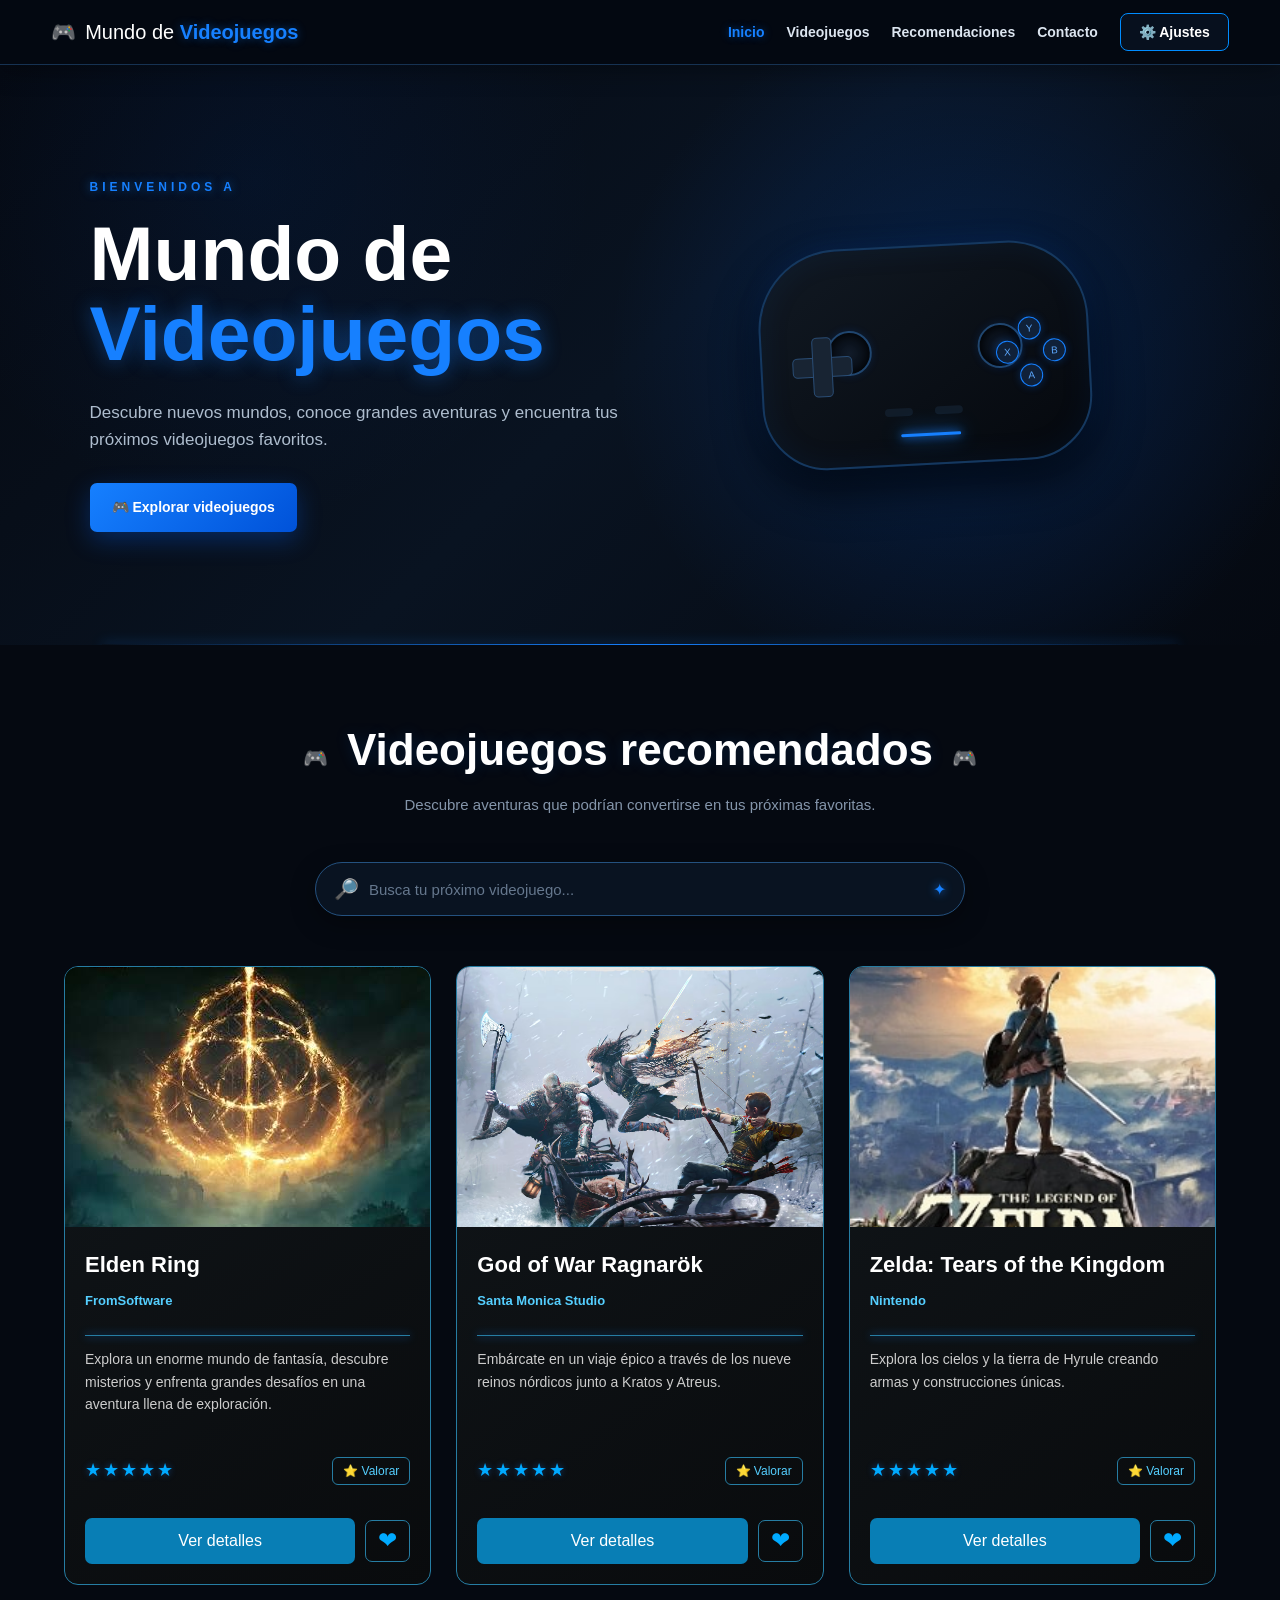
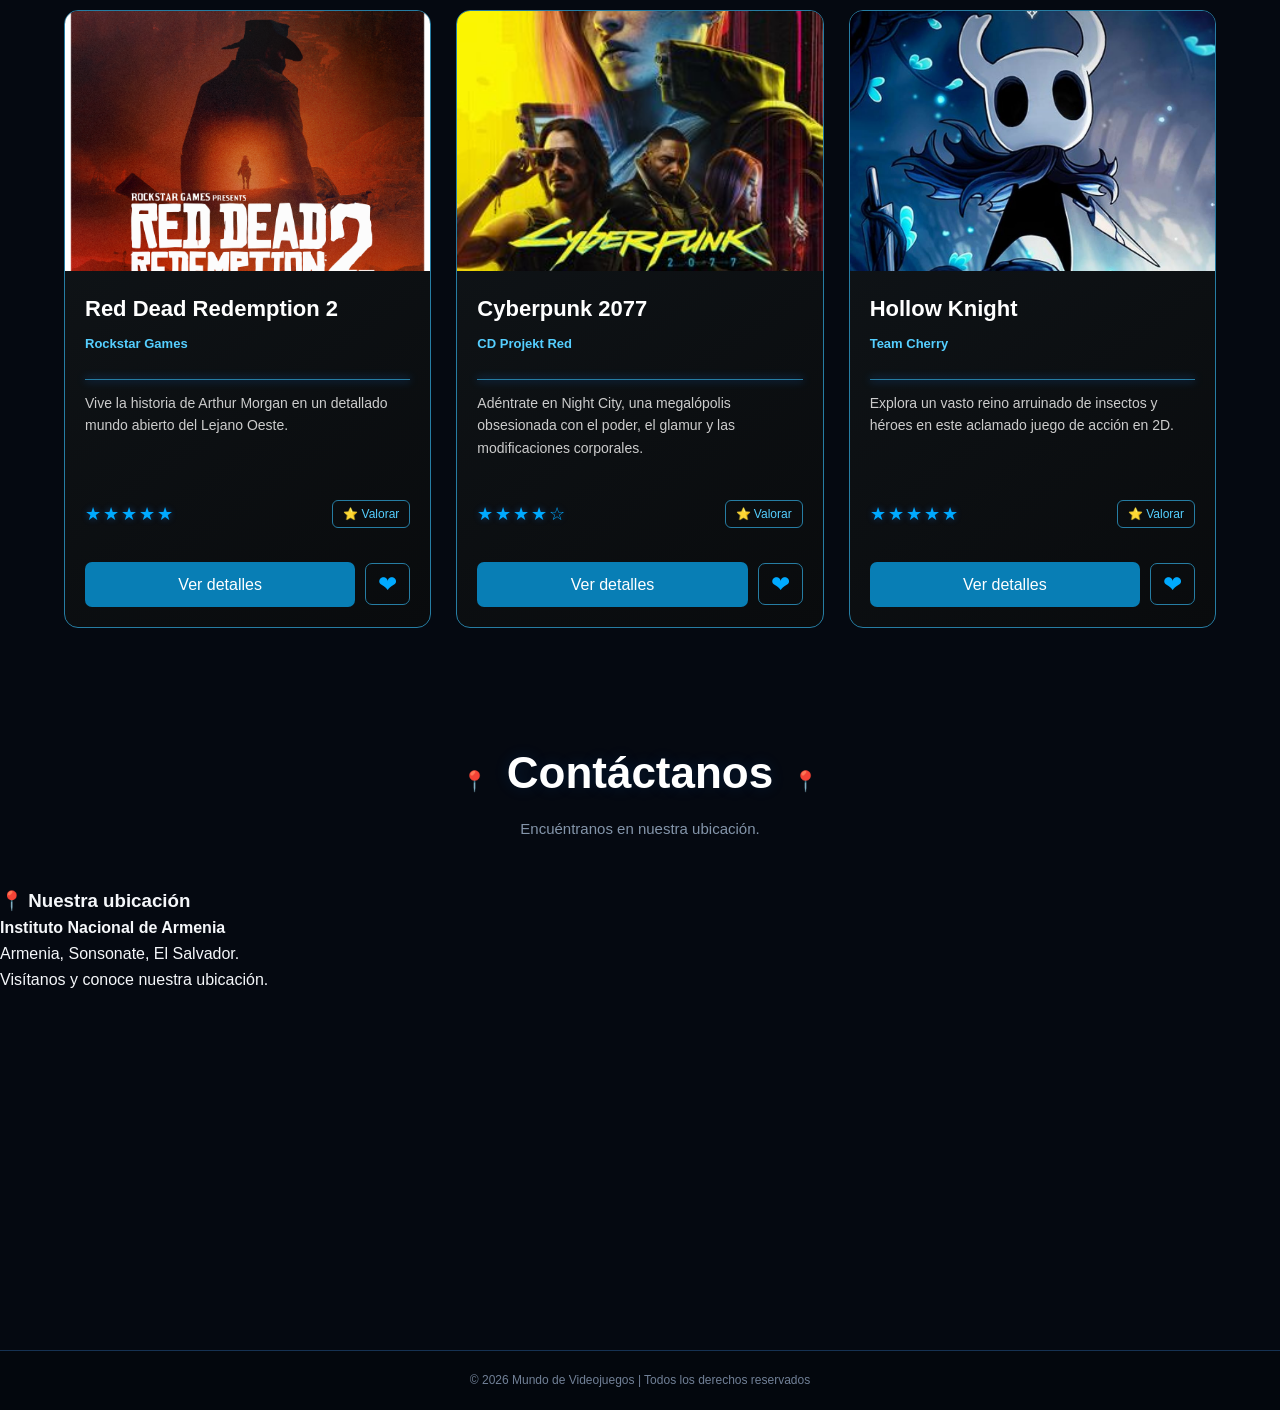
<file: index.html>
<!DOCTYPE html>
<html lang="es">

<head>

    <meta charset="UTF-8">

    <meta name="viewport"
          content="width=device-width, initial-scale=1.0">

    <title>Mundo de Videojuegos</title>

    <link rel="stylesheet" href="css/estilos.css">

</head>

<body>

    <!-- ========================================
         ENCABEZADO
    ======================================== -->

    <header class="encabezado">

        <div class="logo">
            🎮 <span>Mundo de <strong>Videojuegos</strong></span>
        </div>

        <nav class="menu-principal">

            <a href="index.html" class="activo">
                Inicio
            </a>

            <a href="#videojuegos">
                Videojuegos
            </a>

            <a href="#" id="botonRecomendaciones">
                Recomendaciones
            </a>

            <a href="#contacto">
                Contacto
            </a>

            <!-- AJUSTES -->

            <div class="menu-ajustes">

                <button
                    type="button"
                    id="botonAjustes"
                    class="boton-ajustes">

                    ⚙️ Ajustes

                </button>

                <div
                    id="menuAjustes"
                    class="opciones-ajustes">

                    <a href="login.html" id="enlaceLogin">
                        🔑 Iniciar sesión
                    </a>

                    <a href="cuenta.html" id="enlaceRegistro">
                        📝 Registrarse
                    </a>

                    <a href="perfil.html">
                        👤 Mi perfil
                    </a>

                    <a href="favoritos.html">
                        ❤️ Favoritos
                    </a>

                </div>

            </div>

            <!-- USUARIO -->

            <a
                href="perfil.html"
                id="usuarioMenu"
                class="usuario-menu">

                <img
                    id="fotoMenu"
                    class="foto-menu"
                    src="img/perfil.png"
                    alt="Mi perfil">

                <span id="nombreMenu"></span>

            </a>

        </nav>

    </header>


    <!-- ========================================
         HERO
    ======================================== -->

    <section class="hero">

        <div class="hero-texto">

            <p class="pequeno">
                BIENVENIDOS A
            </p>

            <h1>
                Mundo de
                <span>Videojuegos</span>
            </h1>

            <p class="descripcion">
                Descubre nuevos mundos, conoce grandes aventuras
                y encuentra tus próximos videojuegos favoritos.
            </p>

            <a
                href="#videojuegos"
                class="boton-principal">

                🎮 Explorar videojuegos

            </a>

        </div>


        <div class="hero-imagen">

            <div class="mando">

                <div class="joystick joystick-izquierdo"></div>

                <div class="joystick joystick-derecho"></div>

                <div class="cruz">

                    <span></span>
                    <span></span>

                </div>

                <div class="botones">

                    <span class="boton-y">Y</span>
                    <span class="boton-x">X</span>
                    <span class="boton-b">B</span>
                    <span class="boton-a">A</span>

                </div>

                <div class="boton-central uno"></div>

                <div class="boton-central dos"></div>

                <div class="luz-azul"></div>

            </div>

        </div>

    </section>


    <!-- ========================================
         SECCIÓN VIDEOJUEGOS
    ======================================== -->

    <section
        id="videojuegos"
        class="seccion-videojuegos">

        <div class="titulo-seccion">

            <span>🎮</span>

            <h2>Videojuegos recomendados</h2>

            <span>🎮</span>

            <p class="subtitulo">
                Descubre aventuras que podrían convertirse
                en tus próximas favoritas.
            </p>

        </div>


        <!-- BUSCADOR -->

        <div class="buscador">

            <span class="icono-busqueda">🔎</span>

            <input
                type="text"
                id="buscador"
                placeholder="Busca tu próximo videojuego..."
                autocomplete="off">

            <span class="decoracion">✦</span>

        </div>


        <!-- CONTENEDOR DE VIDEOJUEGOS -->

        <div
            class="contenedor-videojuegos"
            id="contenedorVideojuegos">


            <!-- VIDEOJUEGO 1 -->

            <article
                class="videojuego"
                data-nombre="Elden Ring">

                <div class="portada">

                    <img
                        src="img/eldenring.jpg"
                        alt="Elden Ring">

                </div>

                <div class="informacion">

                    <h3>Elden Ring</h3>

                    <p class="autor">
                        FromSoftware
                    </p>

                    <div class="linea"></div>

                    <p>
                        Explora un enorme mundo de fantasía,
                        descubre misterios y enfrenta grandes
                        desafíos en una aventura llena de exploración.
                    </p>

                    <div class="zona-valoracion">

                        <div class="estrellas">
                            ★★★★★
                        </div>

                        <button
                            type="button"
                            class="boton-valorar">

                            ⭐ Valorar

                        </button>

                    </div>

                    <div class="acciones-videojuego">

                        <a
                            href="detalles/eldenring.html"
                            class="boton-videojuego">

                            Ver detalles

                        </a>

                        <button
                            type="button"
                            class="favorito"
                            data-id="elden-ring"
                            data-nombre="Elden Ring"
                            data-imagen="img/eldenring.jpg">

                            ❤

                        </button>

                    </div>

                </div>

            </article>


            <!-- VIDEOJUEGO 2 -->

            <article
                class="videojuego"
                data-nombre="God of War Ragnarök">

                <div class="portada">

                    <img
                        src="img/godofwar.jpg"
                        alt="God of War Ragnarök">

                </div>

                <div class="informacion">

                    <h3>God of War Ragnarök</h3>

                    <p class="autor">
                        Santa Monica Studio
                    </p>

                    <div class="linea"></div>

                    <p>
                        Embárcate en un viaje épico a través
                        de los nueve reinos nórdicos junto
                        a Kratos y Atreus.
                    </p>

                    <div class="zona-valoracion">

                        <div class="estrellas">
                            ★★★★★
                        </div>

                        <button
                            type="button"
                            class="boton-valorar">

                            ⭐ Valorar

                        </button>

                    </div>

                    <div class="acciones-videojuego">

                        <a
                            href="detalles/godofwar.html"
                            class="boton-videojuego">

                            Ver detalles

                        </a>

                        <button
                            type="button"
                            class="favorito"
                            data-id="god-of-war"
                            data-nombre="God of War Ragnarök"
                            data-imagen="img/godofwar.jpg">

                            ❤

                        </button>

                    </div>

                </div>

            </article>


            <!-- VIDEOJUEGO 3 -->

            <article
                class="videojuego"
                data-nombre="Zelda Tears of the Kingdom">

                <div class="portada">

                    <img
                        src="img/zelda.jpg"
                        alt="Zelda Tears of the Kingdom">

                </div>

                <div class="informacion">

                    <h3>
                        Zelda: Tears of the Kingdom
                    </h3>

                    <p class="autor">
                        Nintendo
                    </p>

                    <div class="linea"></div>

                    <p>
                        Explora los cielos y la tierra de Hyrule
                        creando armas y construcciones únicas.
                    </p>

                    <div class="zona-valoracion">

                        <div class="estrellas">
                            ★★★★★
                        </div>

                        <button
                            type="button"
                            class="boton-valorar">

                            ⭐ Valorar

                        </button>

                    </div>

                    <div class="acciones-videojuego">

                        <a
                            href="detalles/zelda.html"
                            class="boton-videojuego">

                            Ver detalles

                        </a>

                        <button
                            type="button"
                            class="favorito"
                            data-id="zelda-totk"
                            data-nombre="Zelda: Tears of the Kingdom"
                            data-imagen="img/zelda.jpg">

                            ❤

                        </button>

                    </div>

                </div>

            </article>
            <!-- VIDEOJUEGO 4 -->

            <article
                class="videojuego"
                data-nombre="Red Dead Redemption 2">

                <div class="portada">

                    <img
                        src="img/rdr2.jpg"
                        alt="Red Dead Redemption 2">

                </div>

                <div class="informacion">

                    <h3>Red Dead Redemption 2</h3>

                    <p class="autor">
                        Rockstar Games
                    </p>

                    <div class="linea"></div>

                    <p>
                        Vive la historia de Arthur Morgan
                        en un detallado mundo abierto
                        del Lejano Oeste.
                    </p>

                    <div class="zona-valoracion">

                        <div class="estrellas">
                            ★★★★★
                        </div>

                        <button type="button" class="boton-valorar">
                            ⭐ Valorar
                        </button>

                    </div>

                    <div class="acciones-videojuego">

                        <a
                            href="detalles/rdr2.html"
                            class="boton-videojuego">

                            Ver detalles

                        </a>

                        <button
                            type="button"
                            class="favorito"
                            data-id="rdr2"
                            data-nombre="Red Dead Redemption 2"
                            data-imagen="img/rdr2.jpg">

                            ❤

                        </button>

                    </div>

                </div>

            </article>


            <!-- VIDEOJUEGO 5 -->

            <article
                class="videojuego"
                data-nombre="Cyberpunk 2077">

                <div class="portada">

                    <img
                        src="img/cyberpunk.jpg"
                        alt="Cyberpunk 2077">

                </div>

                <div class="informacion">

                    <h3>Cyberpunk 2077</h3>

                    <p class="autor">
                        CD Projekt Red
                    </p>

                    <div class="linea"></div>

                    <p>
                        Adéntrate en Night City, una megalópolis
                        obsesionada con el poder, el glamur
                        y las modificaciones corporales.
                    </p>

                    <div class="zona-valoracion">

                        <div class="estrellas">
                            ★★★★☆
                        </div>

                        <button type="button" class="boton-valorar">
                            ⭐ Valorar
                        </button>

                    </div>

                    <div class="acciones-videojuego">

                        <a
                            href="detalles/cyberpunk.html"
                            class="boton-videojuego">

                            Ver detalles

                        </a>

                        <button
                            type="button"
                            class="favorito"
                            data-id="cyberpunk-2077"
                            data-nombre="Cyberpunk 2077"
                            data-imagen="img/cyberpunk.jpg">

                            ❤

                        </button>

                    </div>

                </div>

            </article>


            <!-- VIDEOJUEGO 6 -->

            <article
                class="videojuego"
                data-nombre="Hollow Knight">

                <div class="portada">

                    <img
                        src="img/hollowknight.jpg"
                        alt="Hollow Knight">

                </div>

                <div class="informacion">

                    <h3>Hollow Knight</h3>

                    <p class="autor">
                        Team Cherry
                    </p>

                    <div class="linea"></div>

                    <p>
                        Explora un vasto reino arruinado
                        de insectos y héroes en este
                        aclamado juego de acción en 2D.
                    </p>

                    <div class="zona-valoracion">

                        <div class="estrellas">
                            ★★★★★
                        </div>

                        <button type="button" class="boton-valorar">
                            ⭐ Valorar
                        </button>

                    </div>

                    <div class="acciones-videojuego">

                        <a
                            href="detalles/hollowknight.html"
                            class="boton-videojuego">

                            Ver detalles

                        </a>

                        <button
                            type="button"
                            class="favorito"
                            data-id="hollow-knight"
                            data-nombre="Hollow Knight"
                            data-imagen="img/hollowknight.jpg">

                            ❤

                        </button>

                    </div>

                </div>

            </article>


        </div>

    </section>


    <!-- ========================================
         MODAL DE RECOMENDACIONES
    ======================================== -->

    <div
        id="modalRecomendaciones"
        class="modal-recomendaciones">

        <div class="contenido-modal">

            <button
                type="button"
                class="cerrar-modal"
                id="cerrarModal">

                &times;

            </button>

            <h2>✨ Nuestras recomendaciones</h2>

            <p class="subtitulo-modal">
                Descubre otras historias que podrían gustarte.
            </p>

            <div class="grid-recomendaciones">


                <!-- RECOMENDACIÓN 1 -->

                <div class="tarjeta-rec">

                    <div class="portada-rec">

                        <img
                            src="img/eldenring.jpg"
                            alt="Elden Ring">

                    </div>

                    <h4>Elden Ring</h4>

                    <p>FromSoftware</p>

                    <div class="estrellas">
                        ★★★★★
                    </div>

                </div>


                <!-- RECOMENDACIÓN 2 -->

                <div class="tarjeta-rec">

                    <div class="portada-rec">

                        <img
                            src="img/godofwar.jpg"
                            alt="God of War">

                    </div>

                    <h4>God of War Ragnarök</h4>

                    <p>Santa Monica Studio</p>

                    <div class="estrellas">
                        ★★★★★
                    </div>

                </div>


                <!-- RECOMENDACIÓN 3 -->

                <div class="tarjeta-rec">

                    <div class="portada-rec">

                        <img
                            src="img/zelda.jpg"
                            alt="Zelda">

                    </div>

                    <h4>Zelda: Tears of the Kingdom</h4>

                    <p>Nintendo</p>

                    <div class="estrellas">
                        ★★★★★
                    </div>

                </div>


                <!-- RECOMENDACIÓN 4 -->

                <div class="tarjeta-rec">

                    <div class="portada-rec">

                        <img
                            src="img/hollowknight.jpg"
                            alt="Hollow Knight">

                    </div>

                    <h4>Hollow Knight</h4>

                    <p>Team Cherry</p>

                    <div class="estrellas">
                        ★★★★★
                    </div>

                </div>


            </div>

        </div>

    </div>
    <!-- ========================================
         CONTACTO Y UBICACIÓN
    ======================================== -->

    <section
        id="contacto"
        class="seccion-contacto">

        <div class="titulo-seccion">

            <span>📍</span>

            <h2>Contáctanos</h2>

            <span>📍</span>

            <p class="subtitulo">
                Encuéntranos en nuestra ubicación.
            </p>

        </div>


        <div class="contenedor-contacto">


            <!-- INFORMACIÓN -->

            <div class="informacion-contacto">

                <h3>
                    📍 Nuestra ubicación
                </h3>

                <p>
                    <strong>
                        Instituto Nacional de Armenia
                    </strong>
                </p>

                <p>
                    Armenia, Sonsonate, El Salvador.
                </p>

                <p>
                    Visítanos y conoce nuestra ubicación.
                </p>

            </div>


            <!-- MAPA -->

            <div class="mapa-contacto">

                <iframe
                    src="https://www.google.com/maps?q=Instituto+Nacional+de+Armenia+Sonsonate+El+Salvador&output=embed"
                    width="100%"
                    height="350"
                    style="border:0;"
                    allowfullscreen=""
                    loading="lazy"
                    referrerpolicy="no-referrer-when-downgrade">

                </iframe>

            </div>


        </div>

    </section>


    <!-- ========================================
         PIE DE PÁGINA
    ======================================== -->

    <footer>

        <p>
            © 2026 Mundo de Videojuegos |
            Todos los derechos reservados
        </p>

    </footer>


    <!-- JAVASCRIPT EXTERNO -->

    <script src="script.js"></script>

</body>

</html>
</file>
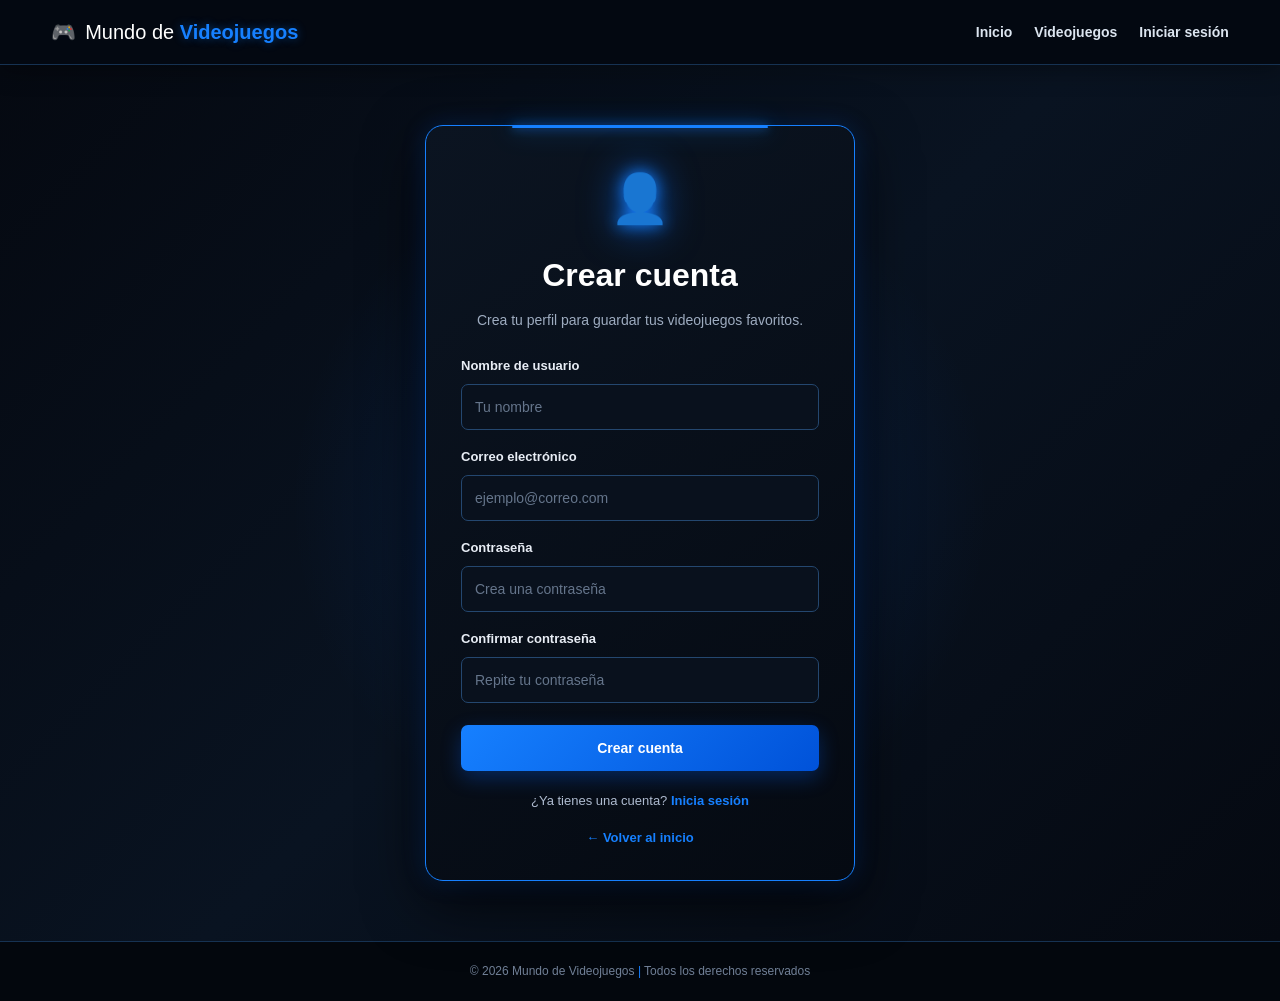
<file: cuenta.html>
<!DOCTYPE html>
<html lang="es">

<head>

    <meta charset="UTF-8">

    <meta name="viewport"
          content="width=device-width, initial-scale=1.0">

    <title>
        Crear cuenta | Mundo de Videojuegos
    </title>

    <link rel="stylesheet"
          href="css/estilos.css">

</head>


<body>


<header class="encabezado">

    <div class="logo">

        🎮

        <span>
            Mundo de <strong>Videojuegos</strong>
        </span>

    </div>


    <nav class="menu-principal">

        <a href="index.html">
            Inicio
        </a>

        <a href="index.html#videojuegos">
            Videojuegos
        </a>

        <a href="login.html">
            Iniciar sesión
        </a>

    </nav>

</header>



<main class="formulario-pagina">


    <div class="formulario-contenedor">


        <div class="formulario-icono">
            👤
        </div>


        <h1>
            Crear cuenta
        </h1>


        <p class="formulario-subtitulo">

            Crea tu perfil para guardar
            tus videojuegos favoritos.

        </p>


        <form id="formRegistro">


            <div class="campo">

                <label for="registroNombre">
                    Nombre de usuario
                </label>

                <input
                    type="text"
                    id="registroNombre"
                    placeholder="Tu nombre"
                    required>

            </div>



            <div class="campo">

                <label for="registroCorreo">
                    Correo electrónico
                </label>

                <input
                    type="email"
                    id="registroCorreo"
                    placeholder="ejemplo@correo.com"
                    required>

            </div>



            <div class="campo">

                <label for="registroPassword">
                    Contraseña
                </label>

                <input
                    type="password"
                    id="registroPassword"
                    placeholder="Crea una contraseña"
                    minlength="4"
                    required>

            </div>



            <div class="campo">

                <label for="registroPassword2">
                    Confirmar contraseña
                </label>

                <input
                    type="password"
                    id="registroPassword2"
                    placeholder="Repite tu contraseña"
                    minlength="4"
                    required>

            </div>



            <button
                type="submit"
                class="boton-formulario">

                Crear cuenta

            </button>


        </form>



        <p class="formulario-pie">

            ¿Ya tienes una cuenta?

            <a href="login.html">
                Inicia sesión
            </a>

        </p>



        <a
            href="index.html"
            class="volver">

            ← Volver al inicio

        </a>


    </div>

</main>



<footer>

    <p>

        © 2026 Mundo de Videojuegos

        <span>|</span>

        Todos los derechos reservados

    </p>

</footer>



<script>

document.getElementById("formRegistro")
.addEventListener("submit", function(event) {

    event.preventDefault();


    const nombre =
        document.getElementById("registroNombre")
        .value
        .trim();


    const correo =
        document.getElementById("registroCorreo")
        .value
        .trim();


    const password =
        document.getElementById("registroPassword")
        .value;


    const password2 =
        document.getElementById("registroPassword2")
        .value;


    /* Comprobar contraseñas */

    if (password !== password2) {

        alert(
            "Las contraseñas no coinciden."
        );

        return;

    }


    /* Crear usuario */

    const usuario = {

        nombre: nombre,

        correo: correo,

        password: password

    };


    /* Guardar usuario */

    localStorage.setItem(
        "usuarioRegistrado",
        JSON.stringify(usuario)
    );


    /* También dejamos preparado el usuario */

    localStorage.setItem(
        "usuarioVideojuegos",
        JSON.stringify(usuario)
    );


    alert(
        "¡Cuenta creada correctamente!"
    );


    /* Ir a iniciar sesión */

    window.location.href =
        "login.html";

});

</script>


</body>

</html>
</file>
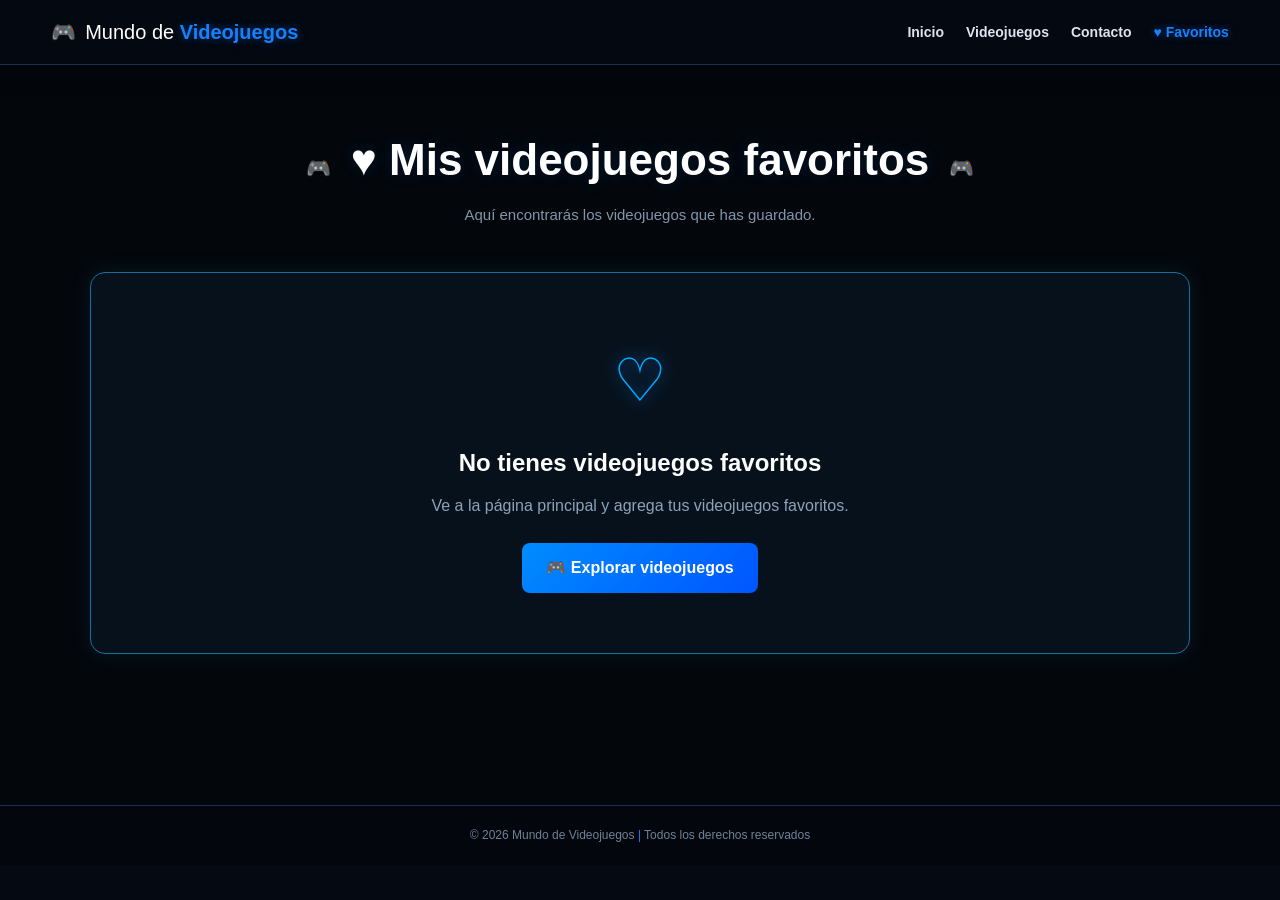
<file: favoritos.html>
<!DOCTYPE html>
<html lang="es">

<head>

    <meta charset="UTF-8">

    <meta name="viewport"
          content="width=device-width, initial-scale=1.0">

    <title>Mis Favoritos | Mundo de Videojuegos</title>

    <link rel="stylesheet"
          href="css/estilos.css">

</head>


<body>


<!-- ========================================
     ENCABEZADO
========================================= -->

<header class="encabezado">

    <div class="logo">
        🎮 <span>Mundo de <strong>Videojuegos</strong></span>
    </div>


    <nav>

        <a href="index.html">
            Inicio
        </a>

        <a href="index.html#videojuegos">
            Videojuegos
        </a>

        <a href="index.html#contacto">
            Contacto
        </a>

        <a href="favoritos.html"
           class="activo">
            ♥ Favoritos
        </a>

    </nav>

</header>



<!-- ========================================
     FAVORITOS
========================================= -->

<main class="favoritos-pagina">

    <div class="titulo-seccion">

        <span>🎮</span>

        <h2>
            ♥ Mis videojuegos favoritos
        </h2>

        <span>🎮</span>

        <p class="subtitulo">
            Aquí encontrarás los videojuegos que has guardado.
        </p>

    </div>


    <div
        id="listaFavoritos"
        class="lista-favoritos">
    </div>

</main>

<!-- ========================================
     PIE DE PÁGINA
========================================= -->

<footer>

    <p>
        © 2026 Mundo de Videojuegos
        <span>|</span>
        Todos los derechos reservados
    </p>

</footer>

<script>

document.addEventListener("DOMContentLoaded", function () {

    /* ==========================================
       CONTENEDOR DE FAVORITOS
    ========================================== */

    const contenedor =
        document.getElementById("listaFavoritos");


    if (!contenedor) {
        return;
    }


    /* ==========================================
       OBTENER FAVORITOS
    ========================================== */

    function obtenerFavoritos() {

        try {

            return JSON.parse(
                localStorage.getItem("favoritos") || "[]"
            );

        } catch (error) {

            return [];

        }

    }


    /* ==========================================
       MOSTRAR FAVORITOS
    ========================================== */

    function mostrarFavoritos() {

        const favoritos = obtenerFavoritos();


        contenedor.innerHTML = "";


        /* ======================================
           SI NO HAY FAVORITOS
        ====================================== */

        if (favoritos.length === 0) {

            contenedor.innerHTML = `

                <div class="sin-favoritos">

                    <div class="icono-vacio">
                        ♡
                    </div>


                    <h2>
                        No tienes videojuegos favoritos
                    </h2>


                    <p>
                        Ve a la página principal y agrega
                        tus videojuegos favoritos.
                    </p>


                    <a href="index.html">
                        🎮 Explorar videojuegos
                    </a>

                </div>

            `;

            return;
        }


        /* ======================================
           MOSTRAR CADA FAVORITO
        ====================================== */

        favoritos.forEach(function (videojuego) {


            const tarjeta =
                document.createElement("article");


            tarjeta.className =
                "favorito-card";


            tarjeta.innerHTML = `

                <div class="favorito-imagen">

                    <img
                        src="${videojuego.imagen}"
                        alt="${videojuego.nombre}"
                        onerror="this.src='img/perfil.png';"
                    >

                </div>


                <div class="favorito-info">

                    <h3>
                        ${videojuego.nombre}
                    </h3>


                    <div class="favorito-estrellas">
                        ★★★★★
                    </div>


                    <a
                        href="detalles/${videojuego.id}.html"
                        class="boton-ver-favorito">

                        🎮 Ver videojuego

                    </a>


                    <button
                        type="button"
                        class="boton-eliminar-favorito"
                        data-id="${videojuego.id}">

                        ♥ Quitar de favoritos

                    </button>

                </div>

            `;


            contenedor.appendChild(tarjeta);

        });


        /* ======================================
           BOTONES ELIMINAR
        ====================================== */

        const botonesEliminar =
            contenedor.querySelectorAll(
                ".boton-eliminar-favorito"
            );


        botonesEliminar.forEach(function (boton) {


            boton.addEventListener(
                "click",
                function () {


                    const id =
                        boton.dataset.id;


                    let favoritos =
                        obtenerFavoritos();


                    favoritos =
                        favoritos.filter(
                            function (item) {

                                return item.id !== id;

                            }
                        );


                    localStorage.setItem(
                        "favoritos",
                        JSON.stringify(favoritos)
                    );


                    mostrarFavoritos();

                }
            );

        });

    }


    /* ==========================================
       INICIAR
    ========================================== */

    mostrarFavoritos();

});

</script>

</body>

</html>
</file>
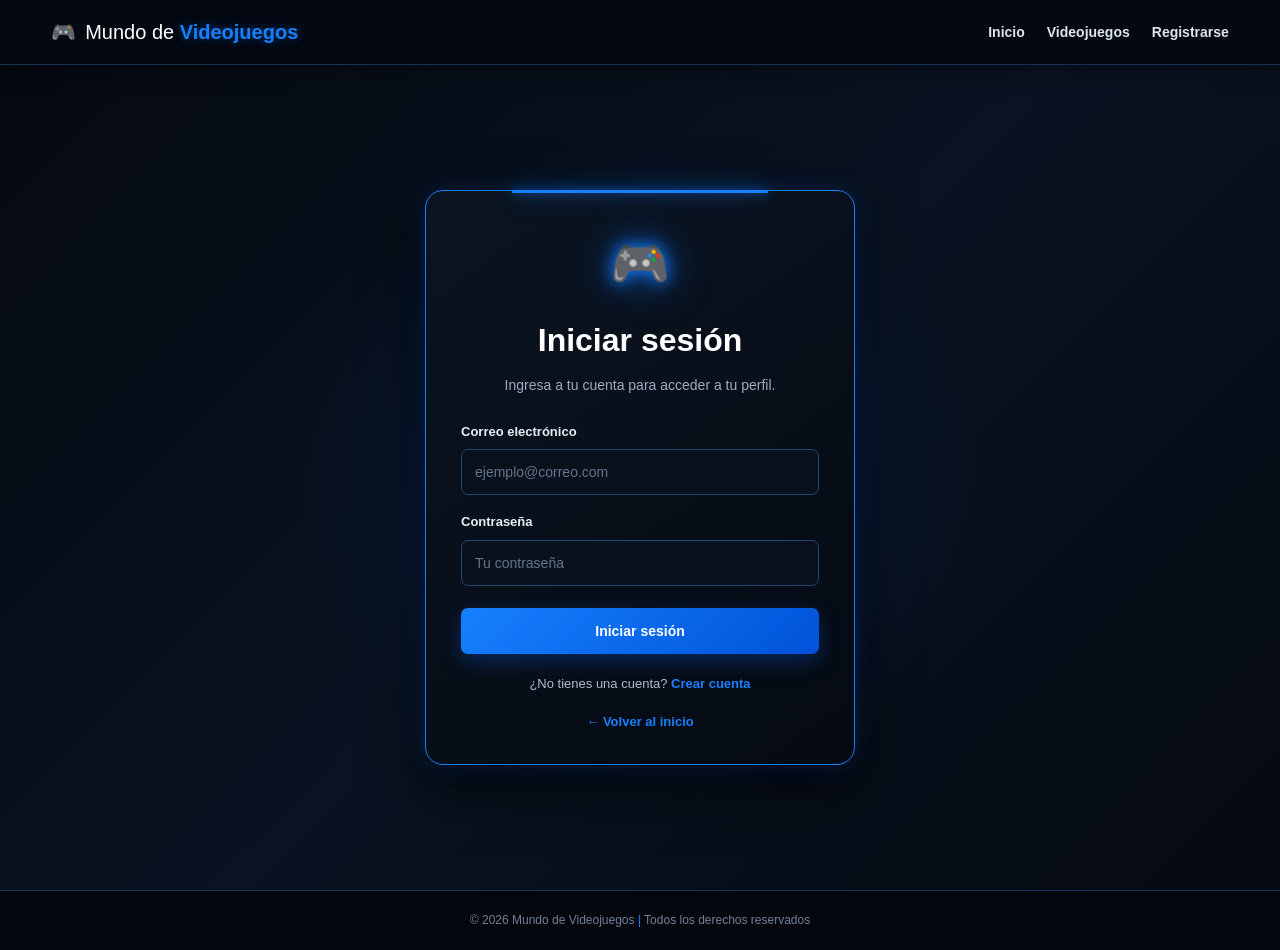
<file: login.html>
<!DOCTYPE html>
<html lang="es">

<head>

    <meta charset="UTF-8">

    <meta name="viewport"
          content="width=device-width, initial-scale=1.0">

    <title>
        Iniciar sesión | Mundo de Videojuegos
    </title>

    <link rel="stylesheet"
          href="css/estilos.css">

</head>


<body>


<header class="encabezado">

    <div class="logo">

        🎮

        <span>
            Mundo de <strong>Videojuegos</strong>
        </span>

    </div>


    <nav class="menu-principal">

        <a href="index.html">
            Inicio
        </a>

        <a href="index.html#videojuegos">
            Videojuegos
        </a>

        <a href="cuenta.html">
            Registrarse
        </a>

    </nav>

</header>



<main class="formulario-pagina">


    <div class="formulario-contenedor">


        <div class="formulario-icono">
            🎮
        </div>


        <h1>
            Iniciar sesión
        </h1>


        <p class="formulario-subtitulo">

            Ingresa a tu cuenta para acceder
            a tu perfil.

        </p>



        <form id="formLogin">


            <div class="campo">

                <label for="loginCorreo">
                    Correo electrónico
                </label>

                <input
                    type="email"
                    id="loginCorreo"
                    placeholder="ejemplo@correo.com"
                    required>

            </div>



            <div class="campo">

                <label for="loginPassword">
                    Contraseña
                </label>

                <input
                    type="password"
                    id="loginPassword"
                    placeholder="Tu contraseña"
                    required>

            </div>



            <button
                type="submit"
                class="boton-formulario">

                Iniciar sesión

            </button>


        </form>



        <p class="formulario-pie">

            ¿No tienes una cuenta?

            <a href="cuenta.html">
                Crear cuenta
            </a>

        </p>



        <a
            href="index.html"
            class="volver">

            ← Volver al inicio

        </a>


    </div>

</main>



<footer>

    <p>

        © 2026 Mundo de Videojuegos

        <span>|</span>

        Todos los derechos reservados

    </p>

</footer>



<script>

document.getElementById("formLogin")
.addEventListener("submit", function(event) {

    event.preventDefault();


    const correo =
        document.getElementById("loginCorreo")
        .value
        .trim();


    const password =
        document.getElementById("loginPassword")
        .value;


    /* Buscar usuario registrado */

    const usuarioGuardado =
        localStorage.getItem(
            "usuarioRegistrado"
        );


    if (!usuarioGuardado) {

        alert(
            "No existe una cuenta registrada. Primero debes crear una cuenta."
        );

        return;

    }


    const usuario =
        JSON.parse(usuarioGuardado);


    /* Comprobar datos */

    if (
        correo === usuario.correo &&
        password === usuario.password
    ) {


        /* Guardar sesión */

        localStorage.setItem(
            "usuarioVideojuegos",
            JSON.stringify(usuario)
        );


        alert(
            "¡Inicio de sesión correcto!"
        );


        /* Ir al perfil */

        window.location.href =
            "perfil.html";


    } else {

        alert(
            "El correo o la contraseña son incorrectos."
        );

    }

});

</script>


</body>

</html>
</file>
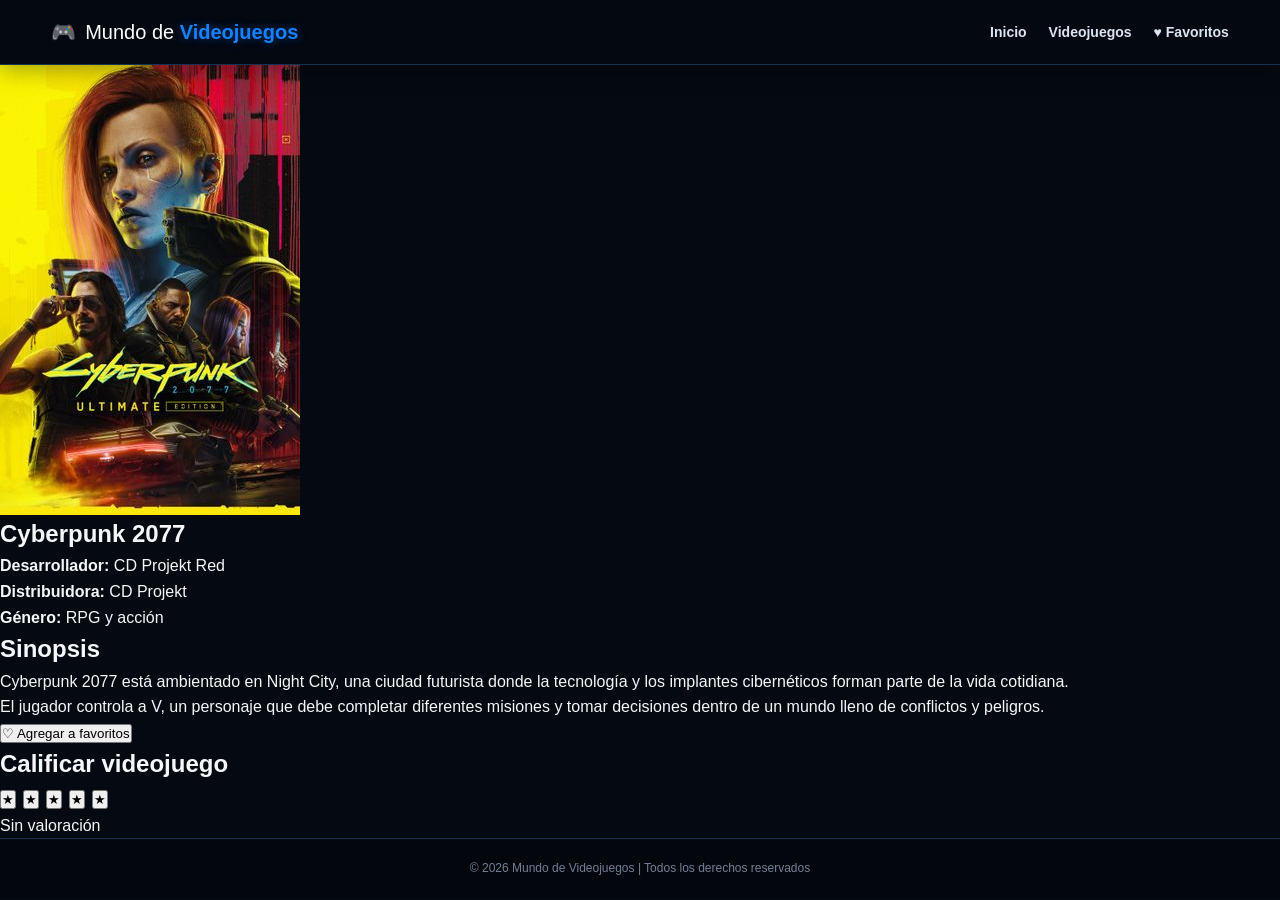
<file: detalles/cyberpunk.html>
<!DOCTYPE html>
<html lang="es">

<head>
    <meta charset="UTF-8">
    <meta name="viewport" content="width=device-width, initial-scale=1.0">

    <title>Cyberpunk 2077 | Mundo de Videojuegos</title>

    <link rel="stylesheet" href="../css/estilos.css">
    <script src="../script.js" defer></script>
</head>

<body>

    <header class="encabezado">

        <div class="logo">
            🎮 <span>Mundo de <strong>Videojuegos</strong></span>
        </div>

        <nav>
            <a href="../index.html">Inicio</a>
            <a href="../index.html#videojuegos">Videojuegos</a>
            <a href="../favoritos.html">♥ Favoritos</a>
        </nav>

    </header>

    <main class="pagina-detalle">

        <section class="detalle-juego">

            <div class="portada-detalle">
                <img src="../img/cyberpunk.jpg" alt="Cyberpunk 2077">
            </div>

            <div class="informacion-detalle">

                <h1>Cyberpunk 2077</h1>

                <p>
                    <strong>Desarrollador:</strong> CD Projekt Red
                </p>

                <p>
                    <strong>Distribuidora:</strong> CD Projekt
                </p>

                <p>
                    <strong>Género:</strong> RPG y acción
                </p>

                <h2>Sinopsis</h2>

                <p>
                    Cyberpunk 2077 está ambientado en Night City, una ciudad
                    futurista donde la tecnología y los implantes cibernéticos
                    forman parte de la vida cotidiana.
                </p>

                <p>
                    El jugador controla a V, un personaje que debe completar
                    diferentes misiones y tomar decisiones dentro de un mundo
                    lleno de conflictos y peligros.
                </p>

                <button class="boton-favorito-detalle"
                        data-juego="cyberpunk">
                    ♡ Agregar a favoritos
                </button>

                <div class="puntuacion">

                    <h2>Calificar videojuego</h2>

                    <div class="estrellas">
                        <button class="estrella" data-rating="1">★</button>
                        <button class="estrella" data-rating="2">★</button>
                        <button class="estrella" data-rating="3">★</button>
                        <button class="estrella" data-rating="4">★</button>
                        <button class="estrella" data-rating="5">★</button>
                    </div>

                    <p class="puntuacion-texto">
                        Sin valoración
                    </p>

                </div>

            </div>

        </section>

    </main>

    <footer>
        © 2026 Mundo de Videojuegos | Todos los derechos reservados
    </footer>

</body>

</html>
</file>
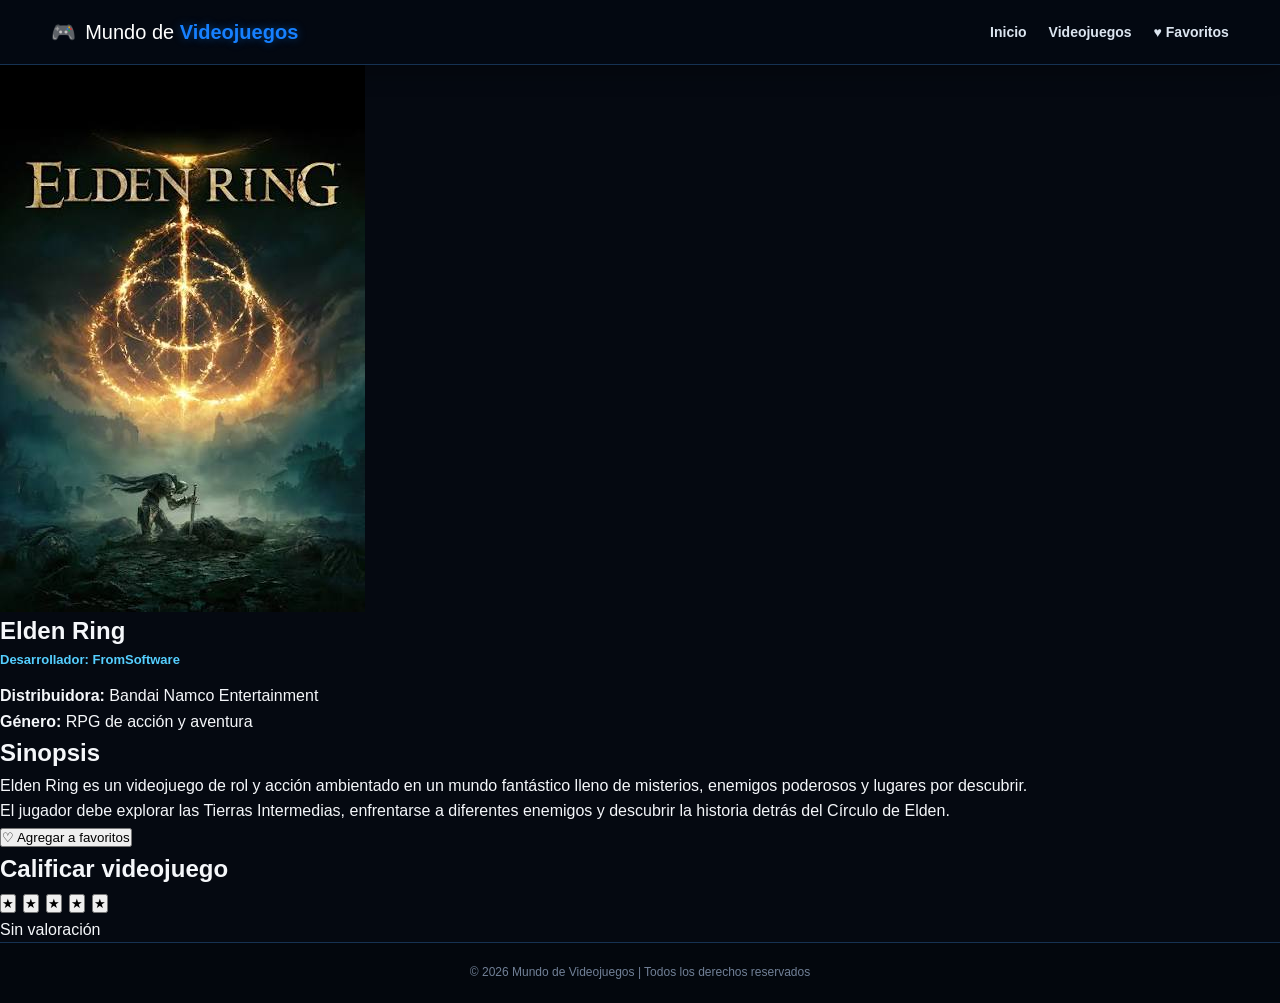
<file: detalles/eldenring.html>
<!DOCTYPE html>
<html lang="es">

<head>
    <meta charset="UTF-8">
    <meta name="viewport" content="width=device-width, initial-scale=1.0">

    <title>Elden Ring | Mundo de Videojuegos</title>

    <link rel="stylesheet" href="../css/estilos.css">
    <script src="../script.js" defer></script>
</head>

<body>

    <header class="encabezado">

        <div class="logo">
            🎮 <span>Mundo de <strong>Videojuegos</strong></span>
        </div>

        <nav>
            <a href="../index.html">Inicio</a>
            <a href="../index.html#videojuegos">Videojuegos</a>
            <a href="../favoritos.html">♥ Favoritos</a>
        </nav>

    </header>

    <main class="pagina-detalle">

        <section class="detalle-juego">

            <div class="portada-detalle">
                <img src="../img/eldenring.jpg" alt="Elden Ring">
            </div>

            <div class="informacion-detalle">

                <h1>Elden Ring</h1>

                <p class="autor">
                    <strong>Desarrollador:</strong> FromSoftware
                </p>

                <p>
                    <strong>Distribuidora:</strong> Bandai Namco Entertainment
                </p>

                <p>
                    <strong>Género:</strong> RPG de acción y aventura
                </p>

                <h2>Sinopsis</h2>

                <p>
                    Elden Ring es un videojuego de rol y acción ambientado
                    en un mundo fantástico lleno de misterios, enemigos
                    poderosos y lugares por descubrir.
                </p>

                <p>
                    El jugador debe explorar las Tierras Intermedias,
                    enfrentarse a diferentes enemigos y descubrir la
                    historia detrás del Círculo de Elden.
                </p>

                <button class="boton-favorito-detalle"
                        data-juego="eldenring">
                    ♡ Agregar a favoritos
                </button>

                <div class="puntuacion">

                    <h2>Calificar videojuego</h2>

                    <div class="estrellas">
                        <button class="estrella" data-rating="1">★</button>
                        <button class="estrella" data-rating="2">★</button>
                        <button class="estrella" data-rating="3">★</button>
                        <button class="estrella" data-rating="4">★</button>
                        <button class="estrella" data-rating="5">★</button>
                    </div>

                    <p class="puntuacion-texto">
                        Sin valoración
                    </p>

                </div>

            </div>

        </section>

    </main>

    <footer>
        © 2026 Mundo de Videojuegos | Todos los derechos reservados
    </footer>

</body>

</html>
</file>
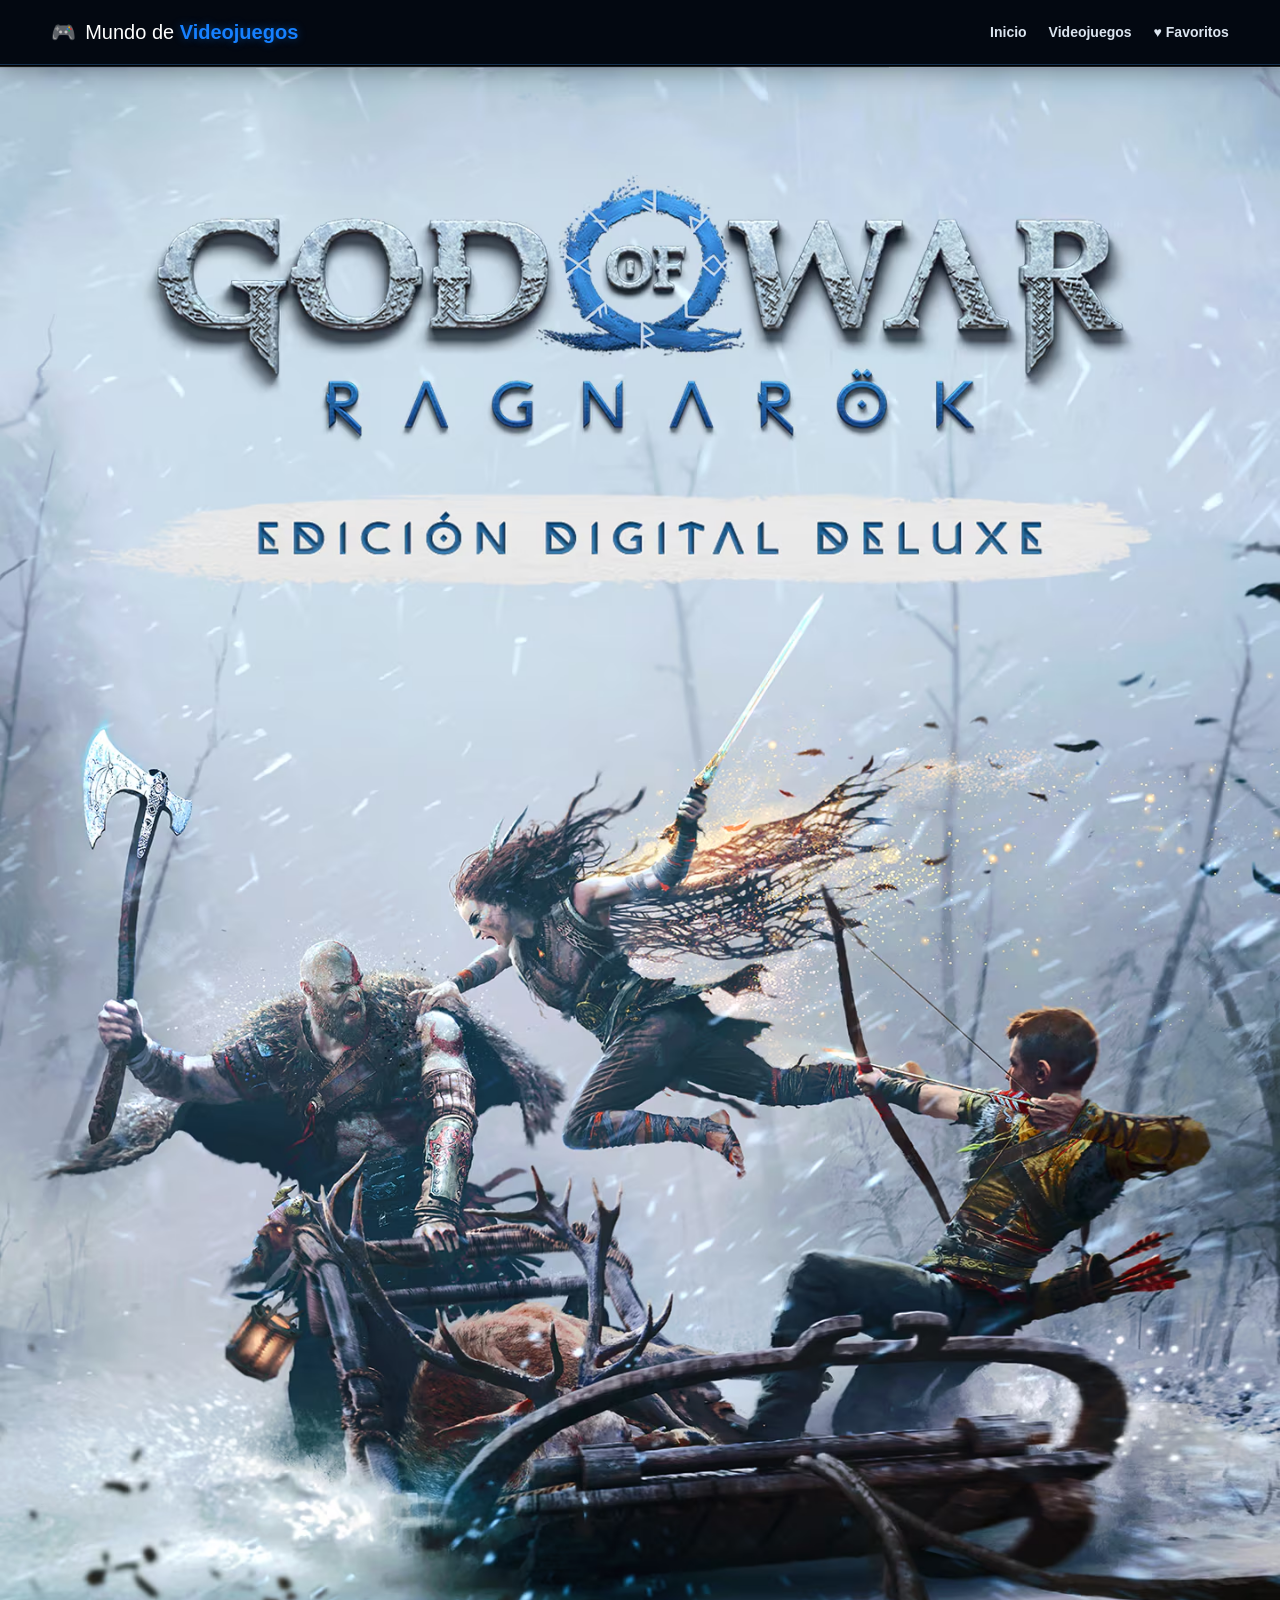
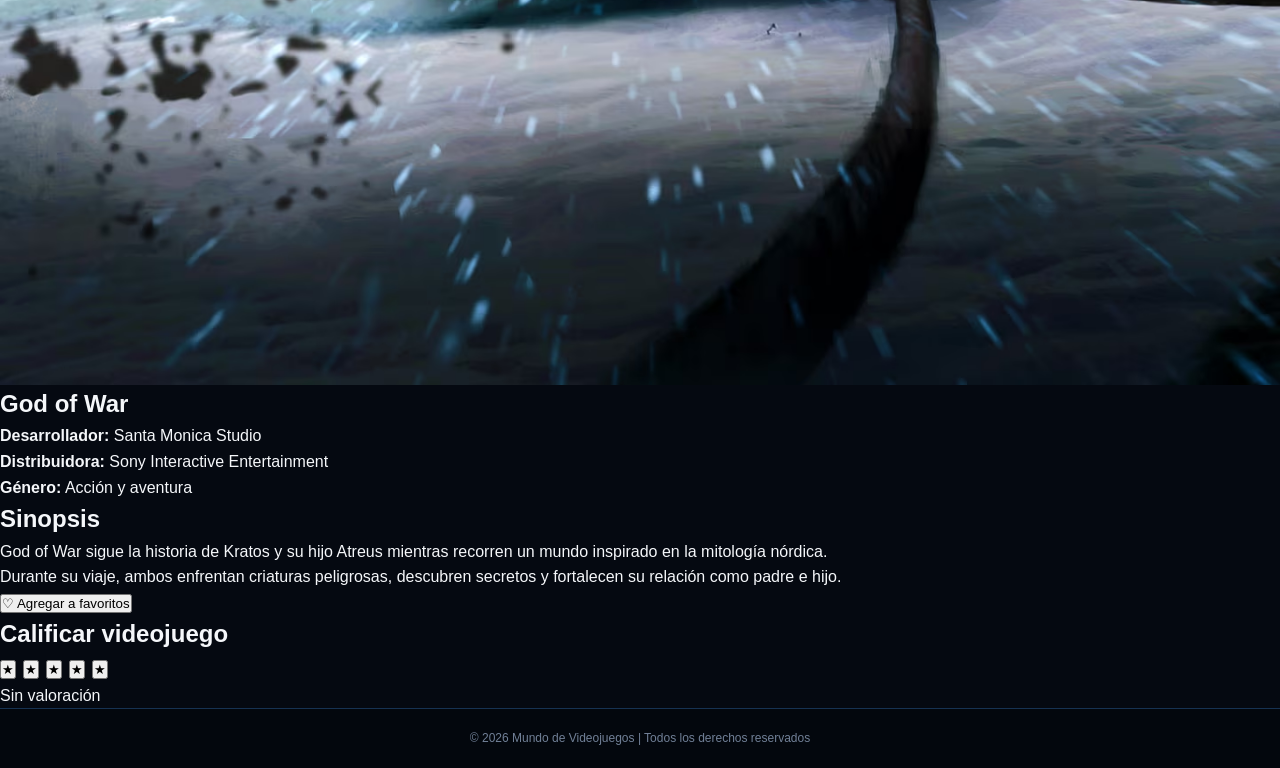
<file: detalles/godofwar.html>
<!DOCTYPE html>
<html lang="es">

<head>
    <meta charset="UTF-8">
    <meta name="viewport" content="width=device-width, initial-scale=1.0">

    <title>God of War | Mundo de Videojuegos</title>

    <link rel="stylesheet" href="../css/estilos.css">
    <script src="../script.js" defer></script>
</head>

<body>

    <header class="encabezado">

        <div class="logo">
            🎮 <span>Mundo de <strong>Videojuegos</strong></span>
        </div>

        <nav>
            <a href="../index.html">Inicio</a>
            <a href="../index.html#videojuegos">Videojuegos</a>
            <a href="../favoritos.html">♥ Favoritos</a>
        </nav>

    </header>

    <main class="pagina-detalle">

        <section class="detalle-juego">

            <div class="portada-detalle">
                <img src="../img/godofwar.jpg" alt="God of War">
            </div>

            <div class="informacion-detalle">

                <h1>God of War</h1>

                <p>
                    <strong>Desarrollador:</strong> Santa Monica Studio
                </p>

                <p>
                    <strong>Distribuidora:</strong> Sony Interactive Entertainment
                </p>

                <p>
                    <strong>Género:</strong> Acción y aventura
                </p>

                <h2>Sinopsis</h2>

                <p>
                    God of War sigue la historia de Kratos y su hijo Atreus
                    mientras recorren un mundo inspirado en la mitología
                    nórdica.
                </p>

                <p>
                    Durante su viaje, ambos enfrentan criaturas peligrosas,
                    descubren secretos y fortalecen su relación como padre
                    e hijo.
                </p>

                <button class="boton-favorito-detalle"
                        data-juego="godofwar">
                    ♡ Agregar a favoritos
                </button>

                <div class="puntuacion">

                    <h2>Calificar videojuego</h2>

                    <div class="estrellas">
                        <button class="estrella" data-rating="1">★</button>
                        <button class="estrella" data-rating="2">★</button>
                        <button class="estrella" data-rating="3">★</button>
                        <button class="estrella" data-rating="4">★</button>
                        <button class="estrella" data-rating="5">★</button>
                    </div>

                    <p class="puntuacion-texto">
                        Sin valoración
                    </p>

                </div>

            </div>

        </section>

    </main>

    <footer>
        © 2026 Mundo de Videojuegos | Todos los derechos reservados
    </footer>

</body>

</html>
</file>
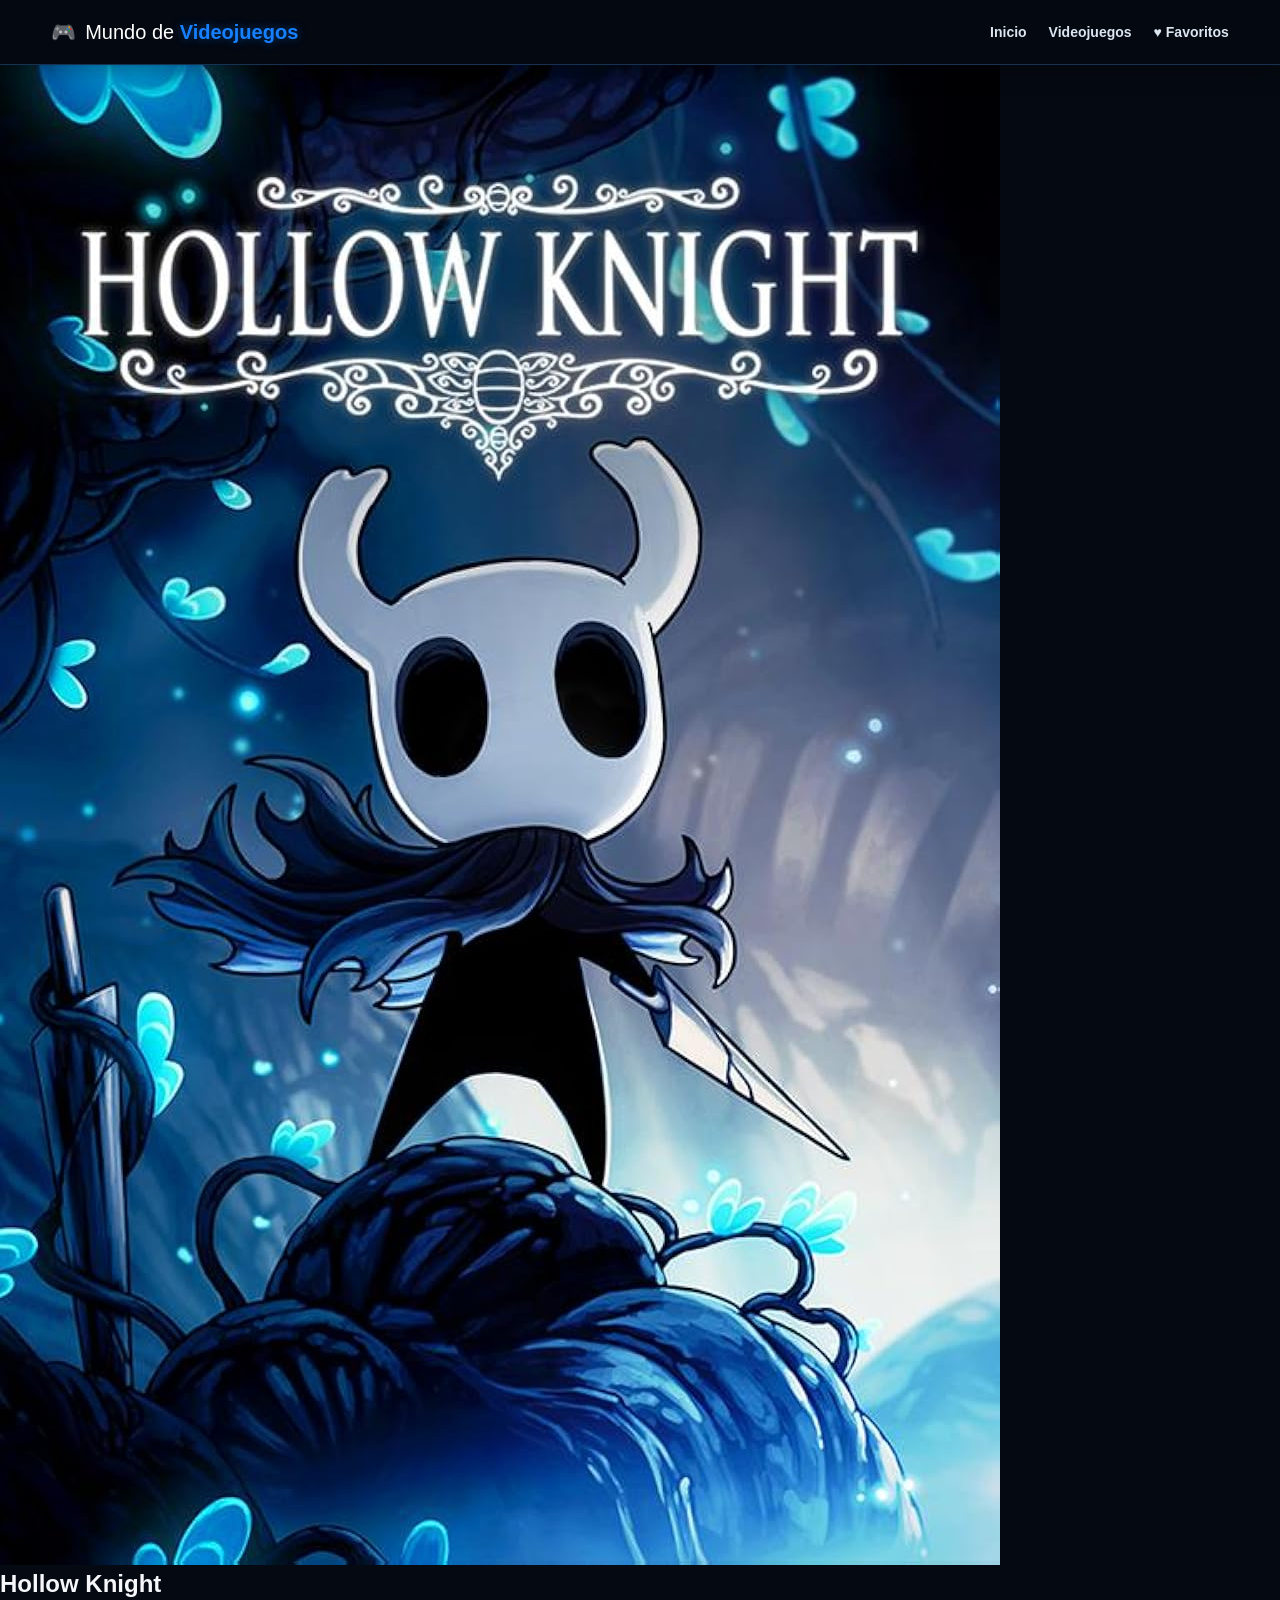
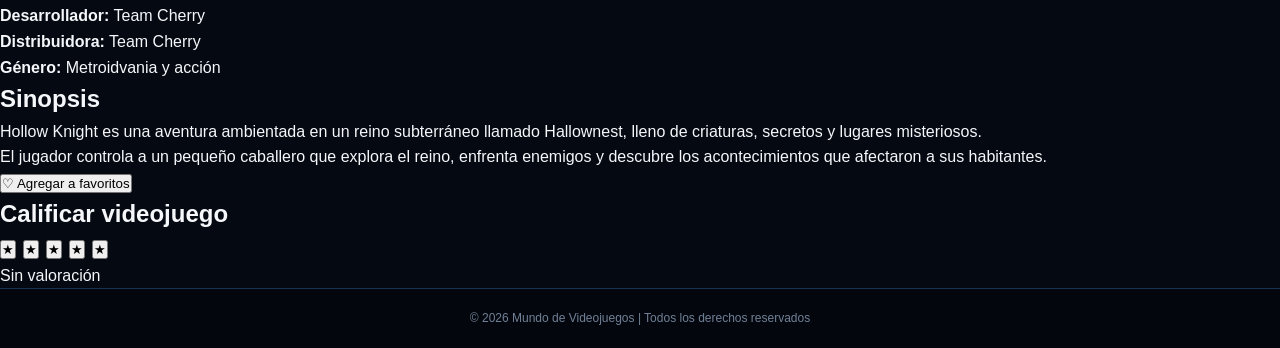
<file: detalles/hollowknight.html>
<!DOCTYPE html>
<html lang="es">

<head>
    <meta charset="UTF-8">
    <meta name="viewport" content="width=device-width, initial-scale=1.0">

    <title>Hollow Knight | Mundo de Videojuegos</title>

    <link rel="stylesheet" href="../css/estilos.css">
    <script src="../script.js" defer></script>
</head>

<body>

    <header class="encabezado">

        <div class="logo">
            🎮 <span>Mundo de <strong>Videojuegos</strong></span>
        </div>

        <nav>
            <a href="../index.html">Inicio</a>
            <a href="../index.html#videojuegos">Videojuegos</a>
            <a href="../favoritos.html">♥ Favoritos</a>
        </nav>

    </header>

    <main class="pagina-detalle">

        <section class="detalle-juego">

            <div class="portada-detalle">
                <img src="../img/hollowknight.jpg" alt="Hollow Knight">
            </div>

            <div class="informacion-detalle">

                <h1>Hollow Knight</h1>

                <p>
                    <strong>Desarrollador:</strong> Team Cherry
                </p>

                <p>
                    <strong>Distribuidora:</strong> Team Cherry
                </p>

                <p>
                    <strong>Género:</strong> Metroidvania y acción
                </p>

                <h2>Sinopsis</h2>

                <p>
                    Hollow Knight es una aventura ambientada en un reino
                    subterráneo llamado Hallownest, lleno de criaturas,
                    secretos y lugares misteriosos.
                </p>

                <p>
                    El jugador controla a un pequeño caballero que explora
                    el reino, enfrenta enemigos y descubre los acontecimientos
                    que afectaron a sus habitantes.
                </p>

                <button class="boton-favorito-detalle"
                        data-juego="hollowknight">
                    ♡ Agregar a favoritos
                </button>

                <div class="puntuacion">

                    <h2>Calificar videojuego</h2>

                    <div class="estrellas">
                        <button class="estrella" data-rating="1">★</button>
                        <button class="estrella" data-rating="2">★</button>
                        <button class="estrella" data-rating="3">★</button>
                        <button class="estrella" data-rating="4">★</button>
                        <button class="estrella" data-rating="5">★</button>
                    </div>

                    <p class="puntuacion-texto">
                        Sin valoración
                    </p>

                </div>

            </div>

        </section>

    </main>

    <footer>
        © 2026 Mundo de Videojuegos | Todos los derechos reservados
    </footer>

</body>

</html>
</file>
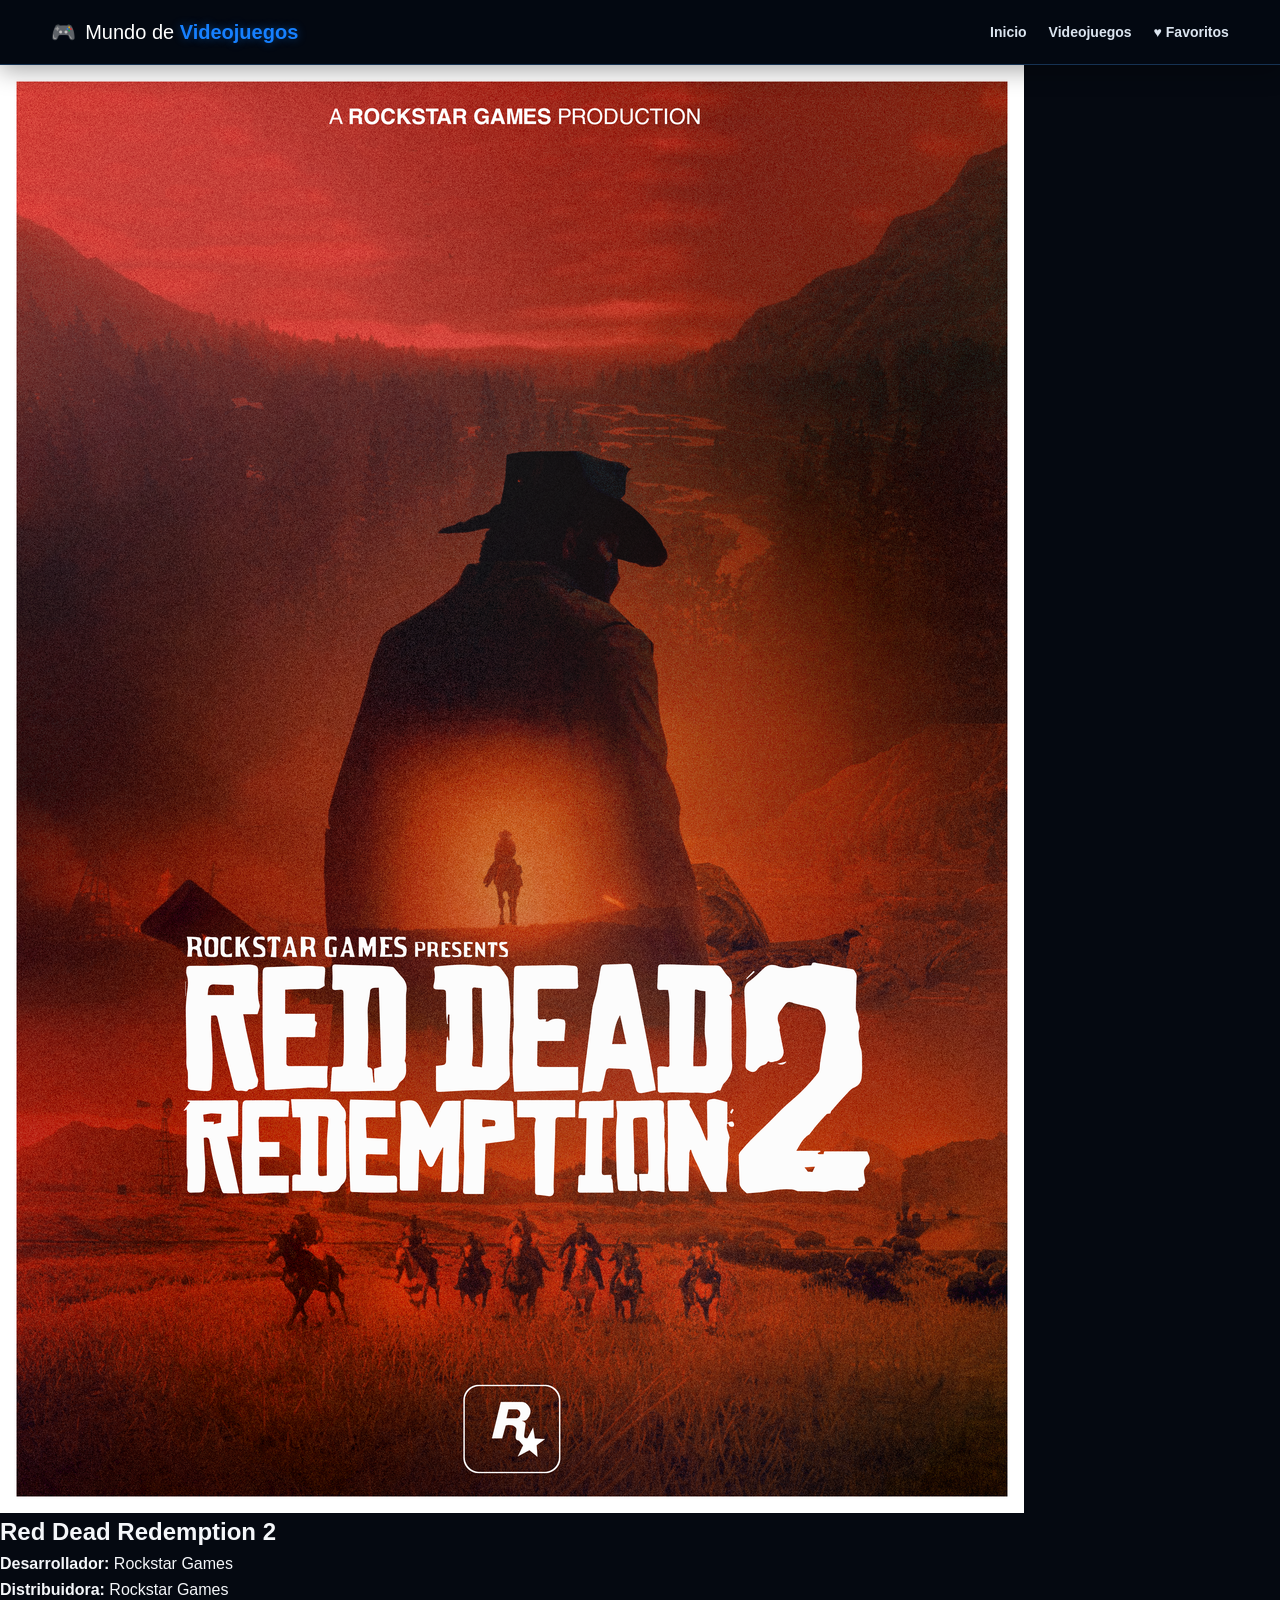
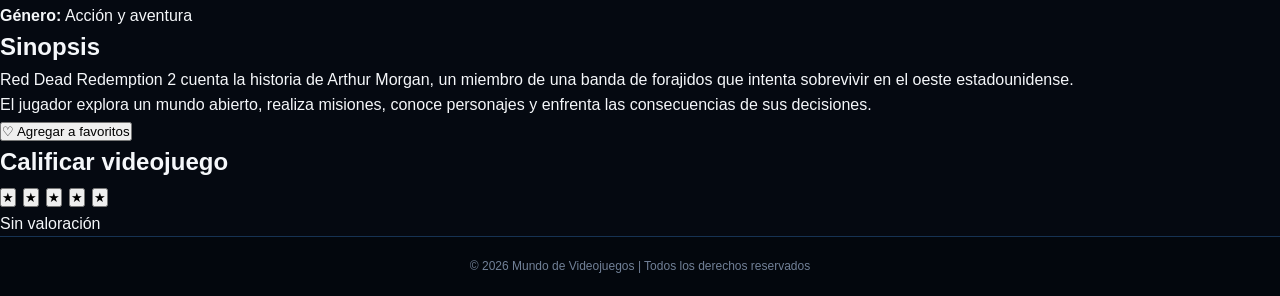
<file: detalles/rdr2.html>
<!DOCTYPE html>
<html lang="es">

<head>
    <meta charset="UTF-8">
    <meta name="viewport" content="width=device-width, initial-scale=1.0">

    <title>Red Dead Redemption 2 | Mundo de Videojuegos</title>

    <link rel="stylesheet" href="../css/estilos.css">
    <script src="../script.js" defer></script>
</head>

<body>

    <header class="encabezado">

        <div class="logo">
            🎮 <span>Mundo de <strong>Videojuegos</strong></span>
        </div>

        <nav>
            <a href="../index.html">Inicio</a>
            <a href="../index.html#videojuegos">Videojuegos</a>
            <a href="../favoritos.html">♥ Favoritos</a>
        </nav>

    </header>

    <main class="pagina-detalle">

        <section class="detalle-juego">

            <div class="portada-detalle">
                <img src="../img/rdr2.jpg" alt="Red Dead Redemption 2">
            </div>

            <div class="informacion-detalle">

                <h1>Red Dead Redemption 2</h1>

                <p>
                    <strong>Desarrollador:</strong> Rockstar Games
                </p>

                <p>
                    <strong>Distribuidora:</strong> Rockstar Games
                </p>

                <p>
                    <strong>Género:</strong> Acción y aventura
                </p>

                <h2>Sinopsis</h2>

                <p>
                    Red Dead Redemption 2 cuenta la historia de Arthur Morgan,
                    un miembro de una banda de forajidos que intenta sobrevivir
                    en el oeste estadounidense.
                </p>

                <p>
                    El jugador explora un mundo abierto, realiza misiones,
                    conoce personajes y enfrenta las consecuencias de sus
                    decisiones.
                </p>

                <button class="boton-favorito-detalle"
                        data-juego="rdr2">
                    ♡ Agregar a favoritos
                </button>

                <div class="puntuacion">

                    <h2>Calificar videojuego</h2>

                    <div class="estrellas">
                        <button class="estrella" data-rating="1">★</button>
                        <button class="estrella" data-rating="2">★</button>
                        <button class="estrella" data-rating="3">★</button>
                        <button class="estrella" data-rating="4">★</button>
                        <button class="estrella" data-rating="5">★</button>
                    </div>

                    <p class="puntuacion-texto">
                        Sin valoración
                    </p>

                </div>

            </div>

        </section>

    </main>

    <footer>
        © 2026 Mundo de Videojuegos | Todos los derechos reservados
    </footer>

</body>

</html>
</file>
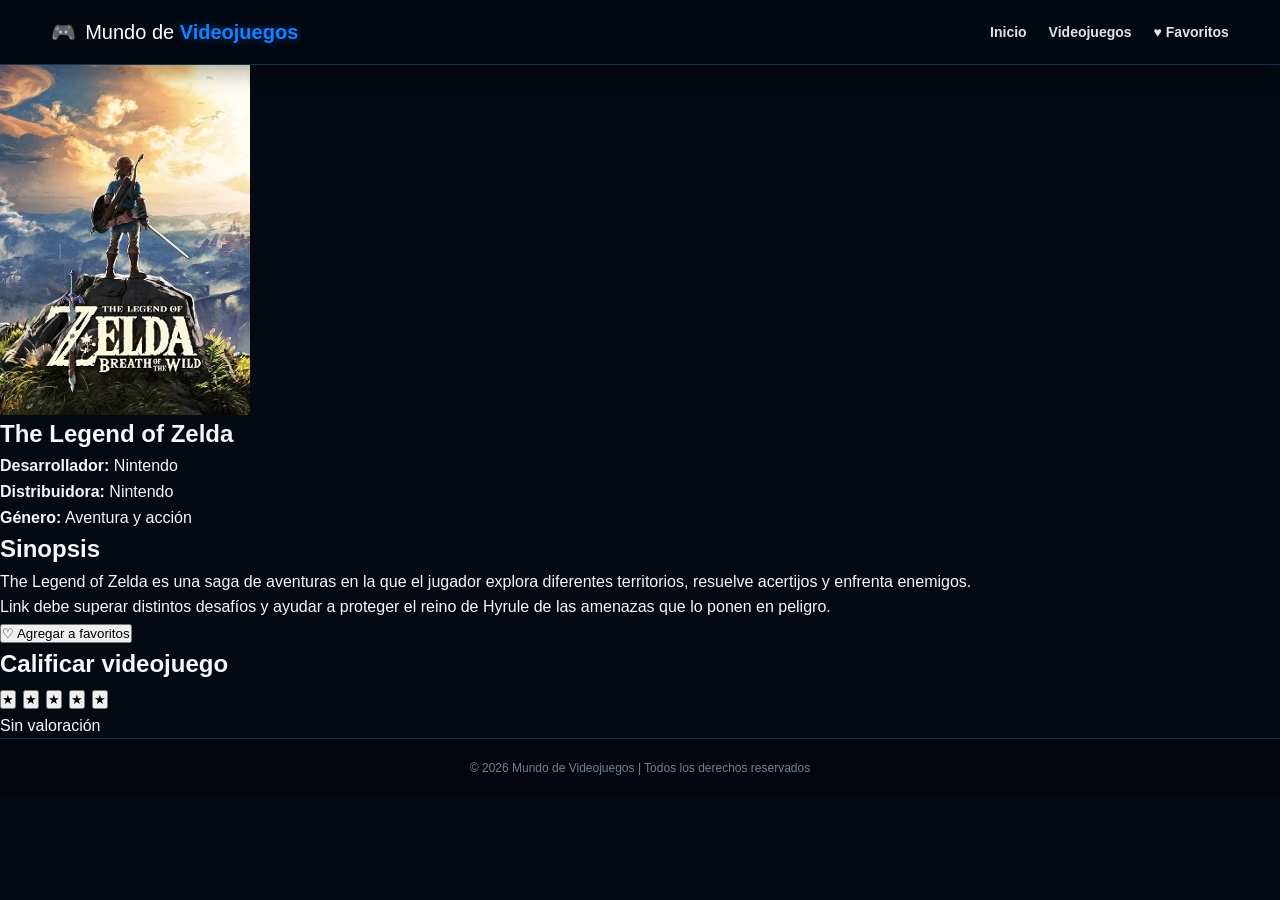
<file: detalles/zelda.html>
<!DOCTYPE html>
<html lang="es">

<head>
    <meta charset="UTF-8">
    <meta name="viewport" content="width=device-width, initial-scale=1.0">

    <title>The Legend of Zelda | Mundo de Videojuegos</title>

    <link rel="stylesheet" href="../css/estilos.css">
    <script src="../script.js" defer></script>
</head>

<body>

    <header class="encabezado">

        <div class="logo">
            🎮 <span>Mundo de <strong>Videojuegos</strong></span>
        </div>

        <nav>
            <a href="../index.html">Inicio</a>
            <a href="../index.html#videojuegos">Videojuegos</a>
            <a href="../favoritos.html">♥ Favoritos</a>
        </nav>

    </header>

    <main class="pagina-detalle">

        <section class="detalle-juego">

            <div class="portada-detalle">
                <img src="../img/zelda.jpg" alt="The Legend of Zelda">
            </div>

            <div class="informacion-detalle">

                <h1>The Legend of Zelda</h1>

                <p>
                    <strong>Desarrollador:</strong> Nintendo
                </p>

                <p>
                    <strong>Distribuidora:</strong> Nintendo
                </p>

                <p>
                    <strong>Género:</strong> Aventura y acción
                </p>

                <h2>Sinopsis</h2>

                <p>
                    The Legend of Zelda es una saga de aventuras en la que
                    el jugador explora diferentes territorios, resuelve
                    acertijos y enfrenta enemigos.
                </p>

                <p>
                    Link debe superar distintos desafíos y ayudar a proteger
                    el reino de Hyrule de las amenazas que lo ponen en peligro.
                </p>

                <button class="boton-favorito-detalle"
                        data-juego="zelda">
                    ♡ Agregar a favoritos
                </button>

                <div class="puntuacion">

                    <h2>Calificar videojuego</h2>

                    <div class="estrellas">
                        <button class="estrella" data-rating="1">★</button>
                        <button class="estrella" data-rating="2">★</button>
                        <button class="estrella" data-rating="3">★</button>
                        <button class="estrella" data-rating="4">★</button>
                        <button class="estrella" data-rating="5">★</button>
                    </div>

                    <p class="puntuacion-texto">
                        Sin valoración
                    </p>

                </div>

            </div>

        </section>

    </main>

    <footer>
        © 2026 Mundo de Videojuegos | Todos los derechos reservados
    </footer>

</body>

</html>
</file>
<file: css/estilos.css>
/* =========================================================
   MUNDO DE VIDEOJUEGOS
   DISEÑO NEGRO + AZUL
   PC + TABLET + TELÉFONO
========================================================= */


/* =========================================================
   CONFIGURACIÓN GENERAL
========================================================= */

* {
    margin: 0;
    padding: 0;
    box-sizing: border-box;
}

html {
    scroll-behavior: smooth;
}

body {
    font-family: Arial, Helvetica, sans-serif;
    background: #050911;
    color: #f5f7fa;
    line-height: 1.6;
    overflow-x: hidden;
}

img {
    max-width: 100%;
    display: block;
}

a {
    text-decoration: none;
    color: inherit;
}

button,
input {
    font-family: inherit;
}


/* =========================================================
   ENCABEZADO
========================================================= */

.encabezado {
    width: 100%;
    min-height: 75px;

    padding: 14px 4%;

    background: #030811;

    display: flex;
    align-items: center;
    justify-content: space-between;

    gap: 25px;

    border-bottom: 1px solid #163252;

    position: sticky;
    top: 0;

    z-index: 1000;

    box-shadow:
        0 5px 25px rgba(0, 0, 0, .35);
}


/* LOGO */

.logo {
    display: flex;
    align-items: center;

    gap: 10px;

    color: #ffffff;

    font-size: 20px;

    font-weight: 500;

    white-space: nowrap;
}

.logo strong {
    color: #1680ff;

    text-shadow:
        0 0 10px rgba(22, 128, 255, .45);
}


/* NAVEGACIÓN */

.encabezado nav {
    display: flex;

    align-items: center;
    justify-content: center;

    gap: 24px;
}

.encabezado nav > a {
    color: #dce5f0;

    font-size: 14px;

    font-weight: 600;

    transition: .3s;
}

.encabezado nav > a:hover,
.encabezado nav > a.activo {
    color: #1680ff;

    text-shadow:
        0 0 8px rgba(22, 128, 255, .45);
}


/* =========================================================
   AJUSTES
========================================================= */

/* ==========================================
   MENÚ DE AJUSTES
========================================== */

.menu-ajustes {
    position: relative;
    display: inline-flex;
    align-items: center;
    width: auto;
    height: auto;
    margin: 0;
    padding: 0;
    border: none;
    background: transparent;
}


/* BOTÓN AJUSTES */

.boton-ajustes {
    display: inline-flex;
    align-items: center;
    justify-content: center;

    padding: 10px 18px;

    border: 1px solid #008cff;
    border-radius: 8px;

    background: #07101e;
    color: white;

    font-size: 14px;
    font-weight: bold;

    cursor: pointer;

    transition: 0.25s;
}


.boton-ajustes:hover {
    background: #0b1d35;

    border-color: #00aaff;

    box-shadow:
        0 0 10px rgba(0, 140, 255, 0.5),
        0 0 20px rgba(0, 140, 255, 0.2);

    transform: translateY(-1px);
}


/* ==========================================
   OPCIONES DEL MENÚ
========================================== */

.opciones-ajustes {
    position: absolute;

    top: calc(100% + 10px);
    right: 0;

    width: 190px;

    display: none;

    flex-direction: column;

    padding: 8px;

    background: #07101e;

    border: 1px solid #008cff;
    border-radius: 10px;

    box-shadow:
        0 0 15px rgba(0, 140, 255, 0.35);

    z-index: 1000;
}


/* CUANDO SE ABRE */

.opciones-ajustes.mostrar {
    display: flex;
}


/* ENLACES */

.opciones-ajustes a {
    display: block;

    padding: 11px 12px;

    color: white;

    text-decoration: none;

    border-radius: 7px;

    font-size: 14px;

    transition: 0.2s;
}


.opciones-ajustes a:hover {
    background: #0b2845;

    color: #4db8ff;
}

/* =========================================================
   USUARIO
========================================================= */

.usuario-menu {
    display: none;

    align-items: center;

    gap: 8px;

    color: #ffffff;

    font-size: 13px;
}

.usuario-menu img {
    width: 38px;
    height: 38px;

    border-radius: 50%;

    object-fit: cover;

    border: 2px solid #1680ff;

    box-shadow:
        0 0 12px rgba(22, 128, 255, .5);
}


/* =========================================================
   HERO
========================================================= */

.hero {
    min-height: 580px;

    padding: 80px 7%;

    display: grid;

    grid-template-columns: 1fr 1fr;

    align-items: center;

    gap: 40px;

    background:
        radial-gradient(
            circle at 75% 50%,
            rgba(0, 102, 255, .20),
            transparent 35%
        ),
        radial-gradient(
            circle at 20% 20%,
            rgba(0, 70, 180, .10),
            transparent 30%
        ),
        linear-gradient(
            135deg,
            #050911,
            #091321,
            #050911
        );

    position: relative;

    overflow: hidden;
}


/* línea brillante */

.hero::after {
    content: "";

    position: absolute;

    bottom: 0;
    left: 8%;
    right: 8%;

    height: 1px;

    background: linear-gradient(
        90deg,
        transparent,
        #1680ff,
        transparent
    );

    box-shadow:
        0 0 12px #1680ff;
}


/* TEXTO HERO */

.hero-texto {
    max-width: 620px;

    position: relative;

    z-index: 2;
}

.pequeno {
    color: #1680ff;

    font-size: 12px;

    font-weight: bold;

    letter-spacing: 4px;

    margin-bottom: 15px;

    text-shadow:
        0 0 10px rgba(22, 128, 255, .5);
}

.hero h1 {
    color: #ffffff;

    font-size: clamp(48px, 6vw, 82px);

    line-height: 1.05;

    margin-bottom: 25px;
}

.hero h1 span {
    display: block;

    color: #1680ff;

    text-shadow:
        0 0 20px rgba(22, 128, 255, .45);
}

.descripcion {
    max-width: 560px;

    color: #aebdce;

    font-size: 17px;

    margin-bottom: 30px;
}


/* =========================================================
   BOTÓN PRINCIPAL
========================================================= */

.boton-principal {
    display: inline-flex;

    align-items: center;

    gap: 8px;

    padding: 13px 22px;

    background:
        linear-gradient(
            135deg,
            #1680ff,
            #0052d9
        );

    color: #ffffff;

    border-radius: 7px;

    font-weight: bold;

    font-size: 14px;

    box-shadow:
        0 8px 25px rgba(0, 100, 255, .30);

    transition: .3s;
}

.boton-principal:hover {
    transform: translateY(-3px);

    box-shadow:
        0 12px 35px rgba(0, 110, 255, .50);
}


/* =========================================================
   MANDO
========================================================= */

.hero-imagen {
    min-height: 350px;

    display: flex;

    align-items: center;

    justify-content: center;
}


/* CUERPO DEL CONTROL */

.mando {
    width: 330px;
    height: 220px;

    position: relative;

    background:
        linear-gradient(
            145deg,
            #111923,
            #05080d
        );

    border: 2px solid #15385f;

    border-radius: 80px 80px 65px 65px;

    transform: rotate(-3deg);

    box-shadow:
        0 20px 45px rgba(0,0,0,.7),
        inset 0 0 30px rgba(0,80,180,.10),
        0 0 25px rgba(0,100,255,.15);

    transition: .4s;
}

.mando:hover {
    transform: rotate(0deg) scale(1.04);

    box-shadow:
        0 25px 55px rgba(0,0,0,.8),
        0 0 35px rgba(0,100,255,.35);
}


/* PARTE SUPERIOR */

.mando-superior {
    position: absolute;

    width: 190px;
    height: 30px;

    top: 10px;
    left: 70px;

    background: #0c121b;

    border-radius: 50%;
}


/* JOYSTICKS */

.joystick {
    position: absolute;

    width: 45px;
    height: 45px;

    border-radius: 50%;

    background:
        radial-gradient(
            circle,
            #111b29,
            #02050a
        );

    border: 2px solid #20466f;

    box-shadow:
        inset 0 0 10px rgba(0,0,0,.8),
        0 0 8px rgba(0,100,255,.15);
}

.joystick-izquierdo {
    left: 65px;
    top: 80px;
}

.joystick-derecho {
    right: 65px;
    top: 80px;
}


/* CRUZ */

.cruz {
    position: absolute;

    left: 30px;
    top: 85px;

    width: 60px;
    height: 60px;
}

.cruz span {
    position: absolute;

    background: #182433;

    border-radius: 5px;

    border: 1px solid #2a4d75;
}

.cruz span:first-child {
    width: 60px;
    height: 20px;

    top: 20px;
    left: 0;
}

.cruz span:last-child {
    width: 20px;
    height: 60px;

    top: 0;
    left: 20px;
}


/* BOTONES */

.botones {
    position: absolute;

    right: 22px;
    top: 75px;

    width: 70px;
    height: 70px;
}

.botones span {
    position: absolute;

    width: 23px;
    height: 23px;

    display: flex;

    justify-content: center;
    align-items: center;

    border-radius: 50%;

    background: #102139;

    border: 1px solid #1680ff;

    color: #5da9ff;

    font-size: 10px;

    box-shadow:
        0 0 8px rgba(0,110,255,.3);
}

.boton-y {
    top: 0;
    left: 23px;
}

.boton-x {
    top: 23px;
    left: 0;
}

.boton-b {
    top: 23px;
    right: 0;
}

.boton-a {
    bottom: 0;
    left: 23px;
}


/* BOTONES CENTRALES */

.boton-central {
    position: absolute;

    width: 28px;
    height: 8px;

    background: #111c29;

    border-radius: 10px;

    bottom: 48px;
}

.boton-central.uno {
    left: 120px;
}

.boton-central.dos {
    left: 170px;
}


/* LUZ */

.luz-azul {
    position: absolute;

    width: 60px;
    height: 3px;

    background: #1680ff;

    left: 135px;
    bottom: 27px;

    border-radius: 10px;

    box-shadow:
        0 0 8px #1680ff,
        0 0 20px #1680ff;
}


/* =========================================================
   SECCIÓN VIDEOJUEGOS
========================================================= */

.seccion-libros {
    width: 100%;

    padding: 85px 6%;

    background:
        linear-gradient(
            180deg,
            #070b12,
            #09101a
        );
}


/* TÍTULO */

.titulo-seccion {
    text-align: center;

    margin-bottom: 45px;
}

.titulo-seccion > span {
    color: #1680ff;

    font-size: 20px;
}

.titulo-seccion h2 {
    display: inline-block;

    margin: 0 15px;

    color: #ffffff;

    font-size: clamp(30px, 4vw, 44px);

    text-shadow:
        0 0 15px rgba(22,128,255,.15);
}

.subtitulo {
    display: block;

    margin-top: 8px;

    color: #8495aa;

    font-size: 15px;
}


/* =========================================================
   BUSCADOR
========================================================= */

.buscador {
    width: min(650px, 100%);

    height: 54px;

    margin: 30px auto 50px;

    background: #091321;

    border: 1px solid #24517f;

    border-radius: 30px;

    display: flex;

    align-items: center;

    padding: 0 18px;

    box-shadow:
        0 8px 25px rgba(0,0,0,.35);

    transition: .3s;
}

.buscador:focus-within {
    border-color: #1680ff;

    box-shadow:
        0 0 20px rgba(0,110,255,.20);
}

.icono-busqueda {
    margin-right: 10px;

    font-size: 20px;
}

.buscador input {
    width: 100%;

    border: none;

    outline: none;

    background: transparent;

    color: #ffffff;

    font-size: 15px;
}

.buscador input::placeholder {
    color: #65778d;
}

.decoracion {
    color: #1680ff;

    text-shadow:
        0 0 10px #1680ff;
}


/* =========================================================
   TARJETAS
========================================================= */

.contenedor-libros {
    width: 100%;

    max-width: 1300px;

    margin: 0 auto;

    display: grid;

    grid-template-columns: repeat(3, 1fr);

    gap: 28px;
}


/* TARJETA */

.libro {
    min-width: 0;

    background:
        linear-gradient(
            145deg,
            #0d151f,
            #070b11
        );

    border-radius: 15px;

    overflow: hidden;

    border: 1px solid #1c426a;

    box-shadow:
        0 10px 30px rgba(0,0,0,.45);

    transition:
        transform .35s,
        box-shadow .35s,
        border-color .35s;

    display: flex;

    flex-direction: column;
}

.libro:hover {
    transform: translateY(-8px);

    border-color: #1680ff;

    box-shadow:
        0 18px 40px rgba(0,80,180,.25),
        0 0 20px rgba(0,100,255,.12);
}


/* PORTADA */

.portada {
    width: 100%;

    height: 330px;

    overflow: hidden;

    background: #03070c;
}

.portada img {
    width: 100%;

    height: 100%;

    object-fit: cover;

    transition: .5s;
}

.libro:hover .portada img {
    transform: scale(1.05);
}


/* INFORMACIÓN */

.informacion {
    padding: 22px;

    display: flex;

    flex-direction: column;

    flex: 1;
}

.informacion h3 {
    color: #ffffff;

    font-size: 21px;

    margin-bottom: 5px;
}

.autor {
    color: #1680ff;

    font-size: 13px;

    font-weight: bold;
}

.linea {
    width: 45px;

    height: 2px;

    margin: 13px 0;

    background: #1680ff;

    box-shadow:
        0 0 8px #1680ff;
}

.informacion > p:not(.autor) {
    color: #9aaabd;

    font-size: 14px;

    margin-bottom: 18px;
}


/* =========================================================
   VALORACIÓN
========================================================= */

.zona-valoracion {
    display: flex;

    align-items: center;

    justify-content: space-between;

    gap: 10px;

    margin-top: auto;

    margin-bottom: 15px;
}

.estrellas {
    color: #1680ff;

    letter-spacing: 2px;

    font-size: 17px;

    text-shadow:
        0 0 7px rgba(22,128,255,.4);
}

.boton-valorar {
    border: 1px solid #24517f;

    background: transparent;

    color: #b8c7d8;

    padding: 7px 10px;

    border-radius: 6px;

    cursor: pointer;

    font-size: 12px;

    transition: .3s;
}

.boton-valorar:hover {
    background: #1680ff;

    border-color: #1680ff;

    color: #ffffff;
}


/* =========================================================
   ACCIONES
========================================================= */

.acciones-libro,
.acciones-novelas {
    display: flex;

    align-items: center;

    gap: 10px;
}

.boton-libro {
    flex: 1;

    display: flex;

    align-items: center;

    justify-content: center;

    padding: 10px;

    background: #10243b;

    border: 1px solid #24517f;

    color: #dceaff;

    border-radius: 7px;

    font-size: 13px;

    transition: .3s;
}

.boton-libro:hover {
    background: #1680ff;

    border-color: #1680ff;

    color: #ffffff;
}


/* FAVORITO */

.favorito {
    width: 42px;

    height: 40px;

    border: 1px solid #24517f;

    background: #091321;

    color: #8ca3bd;

    border-radius: 7px;

    font-size: 22px;

    cursor: pointer;

    transition: .3s;
}

.favorito:hover,
.favorito.activo {
    color: #1680ff;

    border-color: #1680ff;

    box-shadow:
        0 0 12px rgba(22,128,255,.25);
}


/* =========================================================
   FRASE
========================================================= */

.frase {
    padding: 90px 20px;

    text-align: center;

    background:
        radial-gradient(
            circle,
            rgba(0,80,180,.14),
            transparent 45%
        ),
        #050911;
}

.icono-libro {
    font-size: 55px;

    margin-bottom: 20px;

    filter:
        drop-shadow(0 0 12px #1680ff);
}

.frase > p:first-of-type {
    color: #ffffff;

    font-size: 30px;

    font-weight: bold;
}

.separador {
    width: 80px;

    height: 2px;

    background: #1680ff;

    margin: 25px auto;

    box-shadow:
        0 0 12px #1680ff;
}

.cita {
    color: #8799ae;

    font-size: 15px;
}

.cita small {
    color: #1680ff;
}


/* =========================================================
   CONTACTO
========================================================= */

.contacto {
    padding: 85px 6%;

    background: #080e17;
}

.contacto-contenido {
    max-width: 1200px;

    margin: 40px auto 0;

    display: grid;

    grid-template-columns: 1fr 1fr;

    gap: 30px;
}

.datos-contacto {
    padding: 30px;

    background:
        linear-gradient(
            145deg,
            #0d1724,
            #070c13
        );

    border: 1px solid #1c426a;

    border-radius: 15px;
}

.datos-contacto h3 {
    color: #ffffff;

    margin-bottom: 15px;
}

.datos-contacto > p {
    color: #9aaabd;

    margin-bottom: 25px;
}

.dato {
    margin-bottom: 18px;

    padding-bottom: 15px;

    border-bottom: 1px solid #15283d;
}

.dato strong {
    color: #1680ff;
}

.dato p {
    color: #9aaabd;

    margin-top: 3px;
}

.indicacion {
    color: #1680ff !important;

    font-size: 13px;
}


/* MAPA */

.mapa {
    min-height: 400px;

    overflow: hidden;

    border-radius: 15px;

    border: 1px solid #1c426a;

    box-shadow:
        0 10px 30px rgba(0,0,0,.45);
}

.mapa iframe {
    width: 100%;

    height: 100%;

    min-height: 400px;

    border: 0;

    display: block;
}


/* =========================================================
   MODAL RECOMENDACIONES
========================================================= */

.ventana-recomendaciones {
    position: fixed;

    inset: 0;

    background: rgba(0, 4, 10, .82);

    display: none;

    align-items: center;

    justify-content: center;

    padding: 20px;

    z-index: 3000;

    backdrop-filter: blur(5px);
}

.ventana-recomendaciones.mostrar {
    display: flex;
}

.contenido-recomendaciones {
    width: min(1000px, 100%);

    max-height: 90vh;

    overflow-y: auto;

    position: relative;

    background:
        linear-gradient(
            145deg,
            #0c1624,
            #050a11
        );

    border: 1px solid #1680ff;

    border-radius: 18px;

    padding: 45px;

    box-shadow:
        0 0 40px rgba(0,100,255,.20);
}

.cerrar {
    position: absolute;

    right: 20px;
    top: 12px;

    border: none;

    background: transparent;

    color: #8ea4bd;

    font-size: 32px;

    cursor: pointer;
}

.cerrar:hover {
    color: #1680ff;
}

.contenido-recomendaciones h2 {
    text-align: center;

    color: #ffffff;

    margin-bottom: 8px;
}

.texto-recomendaciones {
    text-align: center;

    color: #8ea0b5;

    margin-bottom: 30px;
}

.recomendaciones-libros {
    display: grid;

    grid-template-columns: repeat(4, 1fr);

    gap: 18px;
}

.recomendacion {
    padding: 18px;

    text-align: center;

    background: #091321;

    border: 1px solid #1b3d61;

    border-radius: 12px;

    transition: .3s;
}

.recomendacion:hover {
    border-color: #1680ff;

    transform: translateY(-5px);
}

.portada-recomendacion {
    height: 130px;

    display: flex;

    align-items: center;

    justify-content: center;

    border-radius: 10px;

    background: #07101c;

    font-size: 55px;

    margin-bottom: 14px;
}

.recomendacion h3 {
    color: #ffffff;

    font-size: 16px;
}

.recomendacion p {
    color: #8496ab;

    font-size: 13px;

    margin: 5px 0;
}

.recomendacion span {
    color: #1680ff;
}


/* =========================================================
   FORMULARIOS
========================================================= */

.formulario-pagina {
    min-height: calc(100vh - 75px);

    display: flex;

    align-items: center;

    justify-content: center;

    padding: 60px 20px;

    background:
        radial-gradient(
            circle at center,
            rgba(0,102,255,.17),
            transparent 45%
        ),
        linear-gradient(
            135deg,
            #050911,
            #091321,
            #050911
        );
}

.formulario-contenedor {
    position: relative;

    width: 100%;

    max-width: 430px;

    padding: 35px 35px 30px;

    background:
        linear-gradient(
            145deg,
            #0b1421,
            #050a12
        );

    border: 1px solid #1680ff;

    border-radius: 18px;

    text-align: center;

    box-shadow:
        0 0 25px rgba(0,102,255,.20),
        0 20px 60px rgba(0,0,0,.75);
}

.formulario-contenedor::before {
    content: "";

    position: absolute;

    top: 0;

    left: 20%;

    right: 20%;

    height: 2px;

    background: #1680ff;

    border-radius: 10px;

    box-shadow:
        0 0 10px #1680ff,
        0 0 25px #1680ff;
}


/* ICONO */

.formulario-icono {
    font-size: 48px;

    margin-bottom: 12px;

    filter:
        drop-shadow(0 0 8px #1680ff)
        drop-shadow(0 0 18px rgba(0,110,255,.6));
}


/* TÍTULO */

.formulario-contenedor h1 {
    margin: 0 0 8px;

    font-size: 32px;

    color: #ffffff;
}

.formulario-contenedor h1 span {
    color: #1680ff;
}


/* SUBTÍTULO */

.formulario-subtitulo {
    color: #9eacc0;

    font-size: 14px;

    margin-bottom: 25px;
}


/* CAMPOS */

.campo {
    text-align: left;

    margin-bottom: 17px;
}

.campo label {
    display: block;

    color: #e8edf5;

    font-size: 13px;

    font-weight: bold;

    margin-bottom: 7px;
}

.campo input {
    width: 100%;

    height: 46px;

    padding: 0 13px;

    background: #09111d !important;

    color: #ffffff !important;

    border: 1px solid #24476f !important;

    border-radius: 7px;

    font-size: 14px;

    outline: none;

    transition: .3s;
}

.campo input::placeholder {
    color: #65758b;
}

.campo input:focus {
    border-color: #1680ff !important;

    box-shadow:
        0 0 12px rgba(0,110,255,.30);
}


/* BOTÓN */

.boton-formulario {
    width: 100%;

    height: 46px;

    margin-top: 5px;

    border: none;

    border-radius: 7px;

    background:
        linear-gradient(
            135deg,
            #1680ff,
            #0052d9
        );

    color: #ffffff;

    font-size: 14px;

    font-weight: bold;

    cursor: pointer;

    box-shadow:
        0 7px 20px rgba(0,100,255,.30);

    transition: .3s;
}

.boton-formulario:hover {
    transform: translateY(-2px);

    box-shadow:
        0 10px 30px rgba(0,110,255,.50);
}


/* TEXTO */

.formulario-pie {
    color: #aebbd0;

    margin-top: 20px;

    font-size: 13px;
}

.formulario-pie a {
    color: #1680ff;

    font-weight: bold;
}

.formulario-pie a:hover {
    color: #5aa7ff;

    text-decoration: underline;
}


/* VOLVER */

.formulario-contenedor .volver {
    display: inline-block;

    margin-top: 17px;

    color: #1680ff;

    font-size: 13px;

    font-weight: bold;
}

.formulario-contenedor .volver:hover {
    color: #5aa7ff;
}


/* =========================================================
   FOOTER
========================================================= */

body > footer {
    background: #03070d;

    border-top: 1px solid #163252;

    color: #718097;

    text-align: center;

    padding: 20px;

    font-size: 12px;
}

body > footer span {
    color: #1680ff;
}


/* =========================================================
   TABLET
========================================================= */

@media (max-width: 1000px) {

    .encabezado {
        padding-left: 3%;
        padding-right: 3%;
    }

    .encabezado nav {
        gap: 14px;
    }

    .hero {
        padding: 65px 6%;
    }

    .contenedor-libros {
        grid-template-columns: repeat(2, 1fr);
    }

    .recomendaciones-libros {
        grid-template-columns: repeat(2, 1fr);
    }

}


/* =========================================================
   TELÉFONO
========================================================= */

@media (max-width: 700px) {

    .encabezado {
        position: relative;

        flex-direction: column;

        padding: 15px;

        gap: 12px;
    }

    .logo {
        justify-content: center;

        font-size: 18px;

        white-space: normal;

        text-align: center;
    }

    .encabezado nav {
        width: 100%;

        display: flex;

        flex-wrap: wrap;

        justify-content: center;

        gap: 8px 13px;
    }

    .encabezado nav > a,
    .boton-ajustes {
        font-size: 12px;
    }


    /* AJUSTES */

    .opciones-ajustes {
        position: fixed;

        left: 50%;

        right: auto;

        transform: translateX(-50%);

        top: 125px;

        width: 210px;
    }


    /* HERO */

    .hero {
        min-height: auto;

        padding: 60px 20px;

        display: flex;

        flex-direction: column;

        text-align: center;

        gap: 25px;
    }

    .hero h1 {
        font-size: 46px;
    }

    .descripcion {
        font-size: 15px;

        margin-left: auto;
        margin-right: auto;
    }

    .hero-imagen {
        min-height: 230px;
    }

    .mando {
        transform: scale(.78);
    }

    .mando:hover {
        transform: scale(.80);
    }


    /* SECCIÓN */

    .seccion-libros {
        padding: 60px 15px;
    }

    .titulo-seccion > span {
        display: none;
    }

    .titulo-seccion h2 {
        margin: 0;

        font-size: 29px;
    }


    /* BUSCADOR */

    .buscador {
        height: 48px;

        margin-bottom: 35px;
    }

    .buscador input {
        font-size: 14px;
    }


    /* TARJETAS */

    .contenedor-libros {
        grid-template-columns: 1fr;

        gap: 22px;
    }

    .portada {
        height: 310px;
    }

    .informacion {
        padding: 20px;
    }


    /* FRASE */

    .frase {
        padding: 60px 20px;
    }

    .frase > p:first-of-type {
        font-size: 24px;
    }


    /* CONTACTO */

    .contacto {
        padding: 60px 15px;
    }

    .contacto-contenido {
        grid-template-columns: 1fr;

        gap: 22px;
    }

    .mapa,
    .mapa iframe {
        min-height: 300px;

        height: 300px;
    }


    /* MODAL */

    .contenido-recomendaciones {
        padding: 40px 18px 25px;
    }

    .recomendaciones-libros {
        grid-template-columns: 1fr;
    }


    /* FORMULARIOS */

    .formulario-pagina {
        padding: 35px 15px;
    }

    .formulario-contenedor {
        padding: 30px 22px 25px;
    }

    .formulario-contenedor h1 {
        font-size: 29px;
    }

}


/* =========================================================
   TELÉFONOS PEQUEÑOS
========================================================= */

@media (max-width: 380px) {

    .logo {
        font-size: 16px;
    }

    .hero h1 {
        font-size: 39px;
    }

    .encabezado nav {
        gap: 7px 9px;
    }

    .encabezado nav > a,
    .boton-ajustes {
        font-size: 11px;
    }

    .mando {
        transform: scale(.65);
    }

}

/* ========================================
   MENÚ DE NAVEGACIÓN
========================================= */

.menu-principal {
    display: flex;
    align-items: center;
    justify-content: flex-end;
    gap: 25px;
}

.menu-principal a,
.boton-nav {
    color: #ffffff;
    text-decoration: none;
    font-size: 15px;
    background: none;
    border: none;
    cursor: pointer;
    font-family: inherit;
    transition: 0.3s ease;
}

.menu-principal a:hover,
.boton-nav:hover {
    color: #00aaff;
}


/* ========================================
   AJUSTES
========================================= */

.contenedor-ajustes {
    position: relative;
}

.boton-ajustes {
    background: transparent;
    color: #ffffff;
    border: 1px solid #00aaff;
    border-radius: 5px;
    padding: 7px 12px;
    cursor: pointer;
    font-size: 14px;
    transition: 0.3s ease;
}

.boton-ajustes:hover {
    background: #00aaff;
    color: #ffffff;
}


/* ========================================
   MENÚ DESPLEGABLE DE AJUSTES
========================================= */

.menu-ajustes {
    position: absolute;
    top: calc(100% + 10px);
    right: 0;

    width: 190px;

    background: #0b1118;

    border: 1px solid #00aaff;
    border-radius: 10px;

    box-shadow: 0 10px 30px rgba(0, 170, 255, 0.25);

    padding: 8px;

    display: none;

    flex-direction: column;

    z-index: 5000;
}

.menu-ajustes.mostrar {
    display: flex;
}

.menu-ajustes a {
    display: block;

    padding: 11px 13px;

    color: #ffffff;

    text-decoration: none;

    border-radius: 7px;

    font-size: 14px;

    transition: 0.3s ease;
}

.menu-ajustes a:hover {
    background: #00aaff;
    color: #ffffff;
}


/* ========================================
   MODAL DE RECOMENDACIONES
========================================= */

.modal-recomendaciones {
    position: fixed;

    inset: 0;

    width: 100%;
    height: 100%;

    background: rgba(0, 0, 0, 0.78);

    display: none;

    align-items: center;
    justify-content: center;

    padding: 20px;

    box-sizing: border-box;

    z-index: 10000;

    backdrop-filter: blur(5px);
}


/* Cuando JavaScript agrega esta clase */

.modal-recomendaciones.mostrar {
    display: flex;
}


/* ========================================
   CONTENIDO DEL MODAL
========================================= */

.contenido-recomendaciones {
    position: relative;

    width: min(1000px, 95vw);

    max-height: 90vh;

    overflow-y: auto;

    background:
        linear-gradient(
            145deg,
            #111920,
            #080d12
        );

    border: 2px solid #20bfff;

    border-radius: 16px;

    padding: 35px;

    box-sizing: border-box;

    box-shadow:
        0 0 30px rgba(0, 174, 255, 0.25),
        0 0 70px rgba(0, 174, 255, 0.12);

    animation: aparecerModal 0.3s ease;
}


@keyframes aparecerModal {

    from {
        opacity: 0;
        transform: scale(0.92);
    }

    to {
        opacity: 1;
        transform: scale(1);
    }

}


/* ========================================
   BOTÓN CERRAR
========================================= */

.cerrar-recomendaciones {
    position: absolute;

    top: 15px;
    right: 18px;

    border: none;

    background: transparent;

    color: #ffffff;

    font-size: 32px;

    font-weight: bold;

    cursor: pointer;

    line-height: 1;

    transition: 0.3s ease;
}

.cerrar-recomendaciones:hover {
    color: #00bfff;

    transform: rotate(90deg);
}


/* ========================================
   TÍTULO RECOMENDACIONES
========================================= */

.titulo-recomendaciones {
    text-align: center;

    margin-bottom: 30px;
}

.titulo-recomendaciones h2 {
    margin: 0 0 8px;

    color: #4dc9ff;

    font-size: 32px;
}

.titulo-recomendaciones p {
    margin: 0;

    color: #b9c2c9;

    font-size: 16px;
}


/* ========================================
   GRID
========================================= */

.recomendaciones-grid {
    display: grid;

    grid-template-columns:
        repeat(4, 1fr);

    gap: 20px;
}


/* ========================================
   TARJETAS
========================================= */

.tarjeta-recomendacion {
    background: #101a21;

    border: 1px solid #148fc0;

    border-radius: 10px;

    padding: 15px;

    text-align: center;

    transition:
        transform 0.3s ease,
        box-shadow 0.3s ease,
        border-color 0.3s ease;
}

.tarjeta-recomendacion:hover {
    transform: translateY(-6px);

    border-color: #35c8ff;

    box-shadow:
        0 10px 25px rgba(0, 174, 255, 0.2);
}


/* ========================================
   IMÁGENES
========================================= */

.tarjeta-recomendacion img {
    width: 100%;

    height: 230px;

    object-fit: cover;

    border-radius: 7px;

    display: block;

    margin-bottom: 15px;
}


/* ========================================
   TEXTO
========================================= */

.tarjeta-recomendacion h3 {
    color: #ffffff;

    font-size: 18px;

    margin: 10px 0 7px;
}

.tarjeta-recomendacion p {
    color: #aeb8bf;

    margin: 0 0 10px;
}


/* ========================================
   ESTRELLAS
========================================= */

.estrellas-recomendacion {
    color: #25bfff;

    letter-spacing: 2px;

    margin-bottom: 13px;
}


/* ========================================
   BOTÓN VER VIDEOJUEGO
========================================= */

.tarjeta-recomendacion a {
    display: inline-block;

    background: #008fe0;

    color: #ffffff;

    text-decoration: none;

    padding: 8px 13px;

    border-radius: 6px;

    font-size: 13px;

    transition: 0.3s ease;
}

.tarjeta-recomendacion a:hover {
    background: #00bfff;

    transform: translateY(-2px);
}


/* ========================================
   RESPONSIVE - TABLET
========================================= */

@media (max-width: 850px) {

    .recomendaciones-grid {
        grid-template-columns:
            repeat(2, 1fr);
    }

    .contenido-recomendaciones {
        padding: 25px;
    }

    .titulo-recomendaciones h2 {
        font-size: 27px;
    }

}


/* ========================================
   RESPONSIVE - TELÉFONO
========================================= */

@media (max-width: 600px) {

    .menu-principal {
        flex-direction: column;

        gap: 10px;

        align-items: stretch;
    }


    .contenedor-ajustes {
        width: 100%;
    }


    .boton-ajustes {
        width: 100%;
    }


    .menu-ajustes {
        position: static;

        width: 100%;

        margin-top: 8px;

        box-sizing: border-box;
    }


    .modal-recomendaciones {
        padding: 10px;
    }


    .contenido-recomendaciones {
        width: 100%;

        max-height: 92vh;

        padding: 20px 15px;
    }


    .titulo-recomendaciones {
        padding-top: 15px;
    }


    .titulo-recomendaciones h2 {
        font-size: 23px;
    }


    .titulo-recomendaciones p {
        font-size: 14px;
    }


    .recomendaciones-grid {
        grid-template-columns: 1fr;
    }


    .tarjeta-recomendacion img {
        height: 220px;
    }

}

/* =====================================================
   CORRECCIONES - MUNDO DE VIDEOJUEGOS
===================================================== */


/* =====================================================
   AJUSTES
===================================================== */

.menu-ajustes {
    position: relative;
    display: inline-block;
}


.boton-ajustes {
    background: #ffffff;
    color: #111111;
    border: 1px solid #267da3;
    border-radius: 4px;
    padding: 5px 10px;
    font-size: 14px;
    cursor: pointer;
    transition: 0.3s ease;
}


.boton-ajustes:hover {
    background: #00aaff;
    color: white;
}


.opciones-ajustes {
    display: none;

    position: absolute;

    top: calc(100% + 8px);
    right: 0;

    width: 190px;

    background: #0d141a;

    border: 1px solid #267da3;

    border-radius: 10px;

    padding: 8px;

    box-shadow: 0 10px 30px rgba(0, 0, 0, 0.5);

    z-index: 9999;
}


.opciones-ajustes.mostrar {
    display: block;
}


.opciones-ajustes a {
    display: block;

    padding: 11px 12px;

    color: white;

    text-decoration: none;

    border-radius: 6px;

    transition: 0.3s ease;

    white-space: nowrap;
}


.opciones-ajustes a:hover {
    background: #087eb5;
    color: white;
}



/* =====================================================
   PERFIL DEL USUARIO
===================================================== */

.usuario-menu {
    display: none;

    align-items: center;

    gap: 8px;

    color: white;

    text-decoration: none;
}


.usuario-menu img {
    width: 38px;
    height: 38px;

    border-radius: 50%;

    object-fit: cover;

    border: 2px solid #00aaff;
}


.usuario-menu span {
    color: white;
    font-weight: bold;
}



/* =====================================================
   VIDEOJUEGOS
===================================================== */

.seccion-videojuegos {
    padding: 70px 5%;
}


.contenedor-videojuegos {
    display: grid;

    grid-template-columns:
        repeat(auto-fit, minmax(280px, 1fr));

    gap: 25px;

    max-width: 1200px;

    margin: 40px auto;
}


.videojuego {
    background:
        linear-gradient(
            145deg,
            #11161a,
            #090b0d
        );

    border: 1px solid #267da3;

    border-radius: 14px;

    overflow: hidden;

    transition:
        transform 0.35s ease,
        box-shadow 0.35s ease,
        border-color 0.35s ease;
}


.videojuego:hover {
    transform: translateY(-8px);

    border-color: #00aaff;

    box-shadow:
        0 15px 35px
        rgba(0, 170, 255, 0.25);
}


.portada {
    width: 100%;
    height: 260px;

    overflow: hidden;

    background: #0b1115;
}


.portada img {
    width: 100%;
    height: 100%;

    object-fit: cover;

    display: block;

    transition: transform 0.4s ease;
}


.videojuego:hover .portada img {
    transform: scale(1.05);
}


.informacion {
    padding: 20px;
}


.informacion h3 {
    color: white;

    font-size: 22px;

    margin: 0 0 8px;
}


.autor {
    color: #55cfff;

    margin-bottom: 12px;
}


.linea {
    width: 100%;

    height: 1px;

    background: #267da3;

    margin: 12px 0;
}


.informacion > p:not(.autor) {
    color: #cccccc;

    line-height: 1.6;

    min-height: 75px;
}



/* =====================================================
   VALORACIÓN
===================================================== */

.zona-valoracion {
    display: flex;

    align-items: center;

    justify-content: space-between;

    gap: 10px;

    margin-top: 15px;
}


.estrellas {
    color: #00aaff;

    font-size: 18px;

    letter-spacing: 2px;
}


.boton-valorar {
    background: transparent;

    color: #55cfff;

    border: 1px solid #267da3;

    border-radius: 6px;

    padding: 6px 10px;

    cursor: pointer;
}


.boton-valorar:hover {
    background: #267da3;

    color: white;
}



/* =====================================================
   ACCIONES
===================================================== */

.acciones-videojuego {
    display: flex;

    align-items: center;

    gap: 10px;

    margin-top: 18px;
}


.boton-videojuego {
    flex: 1;

    text-align: center;

    background: #087eb5;

    color: white;

    text-decoration: none;

    padding: 10px;

    border-radius: 7px;

    transition: 0.3s ease;
}


.boton-videojuego:hover {
    background: #00aaff;

    transform: translateY(-2px);
}


.favorito {
    width: 45px;
    height: 42px;

    border: 1px solid #267da3;

    background: transparent;

    color: #00aaff;

    border-radius: 7px;

    font-size: 23px;

    cursor: pointer;

    transition: 0.3s ease;
}


.favorito:hover {
    background: #e91e63;

    color: white;

    border-color: #e91e63;
}


.favorito.activo {
    background: #e91e63;

    color: white;

    border-color: #e91e63;
}



/* =====================================================
   MODAL RECOMENDACIONES
===================================================== */

.ventana-recomendaciones {
    display: none;

    position: fixed;

    inset: 0;

    width: 100%;
    height: 100%;

    background:
        rgba(0, 0, 0, 0.82);

    align-items: center;
    justify-content: center;

    padding: 20px;

    box-sizing: border-box;

    z-index: 10000;
}


.ventana-recomendaciones.mostrar {
    display: flex;
}


.contenido-recomendaciones {
    position: relative;

    width: min(1000px, 100%);

    max-height: 90vh;

    overflow-y: auto;

    background:
        linear-gradient(
            145deg,
            #101820,
            #080d11
        );

    border: 2px solid #28bfff;

    border-radius: 16px;

    padding: 40px;

    box-sizing: border-box;

    box-shadow:
        0 0 35px
        rgba(0, 174, 255, 0.3);

    animation: aparecerModal 0.3s ease;
}


@keyframes aparecerModal {

    from {
        opacity: 0;
        transform: scale(0.92);
    }

    to {
        opacity: 1;
        transform: scale(1);
    }

}


.contenido-recomendaciones h2 {
    text-align: center;

    color: #55cfff;

    font-size: 32px;

    margin: 0 0 10px;
}


.texto-recomendaciones {
    text-align: center;

    color: #bbbbbb;

    margin-bottom: 30px;
}


.cerrar {
    position: absolute;

    top: 12px;
    right: 18px;

    border: none;

    background: transparent;

    color: white;

    font-size: 34px;

    cursor: pointer;

    line-height: 1;
}


.cerrar:hover {
    color: #00aaff;
}


.recomendaciones-videojuegos {
    display: grid;

    grid-template-columns:
        repeat(4, 1fr);

    gap: 20px;
}


.recomendacion {
    background: #101a21;

    border: 1px solid #267da3;

    border-radius: 10px;

    padding: 15px;

    text-align: center;

    transition: 0.3s ease;
}


.recomendacion:hover {
    transform: translateY(-5px);

    border-color: #00aaff;

    box-shadow:
        0 8px 25px
        rgba(0, 170, 255, 0.2);
}


.portada-recomendacion {
    height: 170px;

    display: flex;

    align-items: center;

    justify-content: center;

    background:
        linear-gradient(
            145deg,
            #17242c,
            #0b1115
        );

    border-radius: 7px;

    font-size: 70px;

    margin-bottom: 15px;
}


.recomendacion h3 {
    color: white;

    font-size: 18px;

    margin: 10px 0;
}


.recomendacion p {
    color: #aaaaaa;

    margin: 5px 0 12px;
}


.recomendacion span {
    color: #35c6ff;

    letter-spacing: 2px;
}



/* =====================================================
   RESPONSIVE - TELÉFONOS
===================================================== */

@media (max-width: 900px) {

    .encabezado {
        flex-direction: column;

        gap: 15px;

        padding: 15px;
    }


    .navegacion {
        width: 100%;

        justify-content: center;

        flex-wrap: wrap;

        gap: 10px;
    }


    .hero {
        flex-direction: column;

        text-align: center;

        padding: 60px 20px;
    }


    .hero-imagen {
        margin-top: 30px;
    }


    .recomendaciones-videojuegos {
        grid-template-columns:
            repeat(2, 1fr);
    }

}


@media (max-width: 600px) {

    .logo {
        font-size: 20px;
    }


    .navegacion {
        flex-direction: column;

        align-items: stretch;
    }


    .navegacion > a {
        text-align: center;

        padding: 8px;
    }


    .menu-ajustes {
        width: 100%;
    }


    .boton-ajustes {
        width: 100%;
    }


    .opciones-ajustes {
        position: static;

        width: 100%;

        margin-top: 8px;

        box-sizing: border-box;
    }


    .hero-texto h1 {
        font-size: 42px;
    }


    .contenedor-videojuegos {
        grid-template-columns: 1fr;
    }


    .contenido-recomendaciones {
        padding: 30px 18px;

        max-height: 92vh;
    }


    .contenido-recomendaciones h2 {
        font-size: 25px;

        padding-right: 20px;
    }


    .recomendaciones-videojuegos {
        grid-template-columns: 1fr;
    }


    .portada-recomendacion {
        height: 150px;
    }


    .acciones-videojuego {
        flex-direction: column;
    }


    .boton-videojuego {
        width: 100%;

        box-sizing: border-box;
    }


    .favorito {
        width: 100%;
    }

}

/* =====================================================
   CORRECCIONES - MUNDO DE VIDEOJUEGOS
===================================================== */


/* =====================================================
   MENÚ AJUSTES
===================================================== */

.menu-ajustes {
    position: relative;
    display: flex;
    align-items: center;
}


.boton-ajustes {
    background: transparent;
    color: #ffffff;
    border: 1px solid #168cff;
    border-radius: 8px;
    padding: 9px 15px;
    font-size: 14px;
    font-weight: 600;
    cursor: pointer;
    white-space: nowrap;
    transition: 0.3s ease;
}


.boton-ajustes:hover {
    background: #168cff;
    color: #ffffff;
    box-shadow: 0 0 15px rgba(22, 140, 255, 0.5);
}


/* Barra que aparece debajo de Ajustes */

.opciones-ajustes {
    position: absolute;
    top: calc(100% + 10px);
    right: 0;

    width: 190px;

    background: #0b1119;

    border: 1px solid #168cff;

    border-radius: 10px;

    padding: 8px;

    display: none;

    flex-direction: column;

    gap: 4px;

    z-index: 9999;

    box-shadow:
        0 10px 30px rgba(0, 0, 0, 0.6);
}


.opciones-ajustes.mostrar {
    display: flex;
}


.opciones-ajustes a {
    display: block;

    width: 100%;

    box-sizing: border-box;

    padding: 11px 12px;

    color: #ffffff;

    text-decoration: none;

    border-radius: 7px;

    font-size: 14px;

    transition: 0.25s ease;
}


.opciones-ajustes a:hover {
    background: #168cff;

    color: #ffffff;

    padding-left: 16px;
}


/* =====================================================
   USUARIO
===================================================== */

.usuario-menu {
    display: none;

    align-items: center;

    gap: 8px;

    text-decoration: none;

    color: #ffffff;

    font-weight: 600;
}


.usuario-menu img {
    width: 38px;

    height: 38px;

    border-radius: 50%;

    object-fit: cover;

    border: 2px solid #168cff;
}


#nombreMenu {
    white-space: nowrap;
}


/* =====================================================
   MODAL RECOMENDACIONES
===================================================== */

.ventana-recomendaciones {
    position: fixed;

    inset: 0;

    background: rgba(0, 0, 0, 0.82);

    display: none;

    align-items: center;

    justify-content: center;

    padding: 20px;

    z-index: 10000;
}


.ventana-recomendaciones.mostrar {
    display: flex;
}


.contenido-recomendaciones {
    position: relative;

    width: min(1000px, 95vw);

    max-height: 90vh;

    overflow-y: auto;

    background:
        linear-gradient(
            145deg,
            #0d151d,
            #080c11
        );

    border: 2px solid #20b9ff;

    border-radius: 18px;

    padding: 35px;

    box-sizing: border-box;

    box-shadow:
        0 0 30px rgba(32, 185, 255, 0.25);
}


.contenido-recomendaciones h2 {
    text-align: center;

    color: #45c8ff;

    font-size: 30px;

    margin: 0 0 8px;
}


.texto-recomendaciones {
    text-align: center;

    color: #b8c1ca;

    margin-bottom: 28px;
}


.cerrar {
    position: absolute;

    top: 12px;

    right: 18px;

    border: none;

    background: transparent;

    color: #ffffff;

    font-size: 32px;

    cursor: pointer;

    line-height: 1;
}


.cerrar:hover {
    color: #20b9ff;
}


/* =====================================================
   RECOMENDACIONES
===================================================== */

.recomendaciones-libros {
    display: grid;

    grid-template-columns:
        repeat(4, 1fr);

    gap: 20px;
}


.recomendacion {
    background: #101b23;

    border: 1px solid #168cff;

    border-radius: 10px;

    padding: 14px;

    text-align: center;

    transition: 0.3s ease;
}


.recomendacion:hover {
    transform: translateY(-5px);

    box-shadow:
        0 0 18px rgba(22, 140, 255, 0.25);
}


.portada-recomendacion {
    height: 150px;

    display: flex;

    align-items: center;

    justify-content: center;

    background: #0a1117;

    border-radius: 8px;

    font-size: 65px;

    margin-bottom: 15px;
}


.recomendacion h3 {
    color: #ffffff;

    font-size: 18px;

    margin: 8px 0;
}


.recomendacion p {
    color: #aeb7c0;

    margin: 5px 0 10px;
}


.recomendacion span {
    color: #20b9ff;

    font-size: 18px;
}


/* =====================================================
   FAVORITOS
===================================================== */

.favorito-activo {
    color: #ff4d6d !important;
}


.lista-favoritos {
    width: min(1000px, 92%);

    margin: 30px auto;

    display: grid;

    gap: 20px;
}


.favorito-tarjeta {
    display: flex;

    gap: 20px;

    align-items: center;

    background: #101820;

    border: 1px solid #168cff;

    border-radius: 12px;

    padding: 15px;
}


.favorito-tarjeta img {
    width: 150px;

    height: 100px;

    object-fit: cover;

    border-radius: 8px;
}


.favorito-tarjeta h3 {
    color: #ffffff;

    margin: 0 0 8px;
}


.favorito-tarjeta p {
    color: #aeb7c0;

    margin-bottom: 12px;
}


.quitar-favorito {
    margin-left: 8px;

    padding: 9px 12px;

    border: 1px solid #ff4d6d;

    border-radius: 7px;

    background: transparent;

    color: #ff4d6d;

    cursor: pointer;
}


.quitar-favorito:hover {
    background: #ff4d6d;

    color: #ffffff;
}


.sin-favoritos {
    text-align: center;

    padding: 60px 20px;

    color: #ffffff;
}


.icono-sin-favoritos {
    font-size: 55px;

    margin-bottom: 15px;
}


/* =====================================================
   DETALLES
===================================================== */

.boton-favorito-detalle.favorito-activo {
    border-color: #ff4d6d;

    color: #ff4d6d;
}


/* =====================================================
   RESPONSIVE - TABLET
===================================================== */

@media (max-width: 900px) {

    .recomendaciones-libros {
        grid-template-columns:
            repeat(2, 1fr);
    }


    .encabezado {
        padding: 12px 20px;
    }


    .encabezado nav {
        gap: 10px;
    }

}


/* =====================================================
   RESPONSIVE - TELEFONO
===================================================== */

@media (max-width: 650px) {

    .encabezado {
        flex-direction: column;

        align-items: center;

        gap: 12px;

        padding: 14px;
    }


    .logo {
        justify-content: center;

        text-align: center;
    }


    .encabezado nav {
        width: 100%;

        display: flex;

        flex-wrap: wrap;

        justify-content: center;

        gap: 7px;
    }


    .encabezado nav a {
        font-size: 13px;

        padding: 7px 8px;
    }


    .boton-ajustes {
        font-size: 13px;

        padding: 8px 10px;
    }


    .opciones-ajustes {
        position: fixed;

        top: auto;

        right: 10px;

        margin-top: 0;

        width: 190px;
    }


    .contenido-recomendaciones {
        width: 96vw;

        padding: 28px 15px 20px;

        max-height: 92vh;
    }


    .contenido-recomendaciones h2 {
        font-size: 23px;

        padding: 0 25px;
    }


    .recomendaciones-libros {
        grid-template-columns: 1fr;
    }


    .portada-recomendacion {
        height: 130px;
    }


    .favorito-tarjeta {
        flex-direction: column;

        text-align: center;
    }


    .favorito-tarjeta img {
        width: 100%;

        max-width: 250px;

        height: 160px;
    }


    .quitar-favorito {
        margin: 10px 0 0;
    }

}


/* =====================================================
   TELEFONOS MUY PEQUEÑOS
===================================================== */

@media (max-width: 400px) {

    .logo {
        font-size: 17px;
    }


    .encabezado nav a {
        font-size: 12px;
    }


    .boton-ajustes {
        font-size: 12px;
    }


    .contenido-recomendaciones h2 {
        font-size: 20px;
    }

}

/* =========================================================
   CORRECCIÓN FINAL
   MUNDO DE VIDEOJUEGOS
========================================================= */


/* =========================================================
   ENCABEZADO
========================================================= */

.encabezado {
    width: 100%;
    min-height: 65px;

    padding: 10px 4%;

    background: #030811;

    display: flex;
    align-items: center;
    justify-content: space-between;

    gap: 20px;

    border-bottom: 1px solid #163252;

    position: sticky;
    top: 0;

    z-index: 1000;

    box-shadow: 0 5px 25px rgba(0, 0, 0, 0.35);
}


/* LOGO */

.logo {
    display: flex;
    align-items: center;
    gap: 9px;

    color: #ffffff;

    font-size: 20px;
    font-weight: 500;

    white-space: nowrap;
}

.logo strong {
    color: #1680ff;

    text-shadow:
        0 0 10px rgba(22, 128, 255, 0.45);
}


/* =========================================================
   NAVEGACIÓN
========================================================= */

.encabezado nav {
    display: flex;
    align-items: center;
    justify-content: center;

    gap: 22px;
}

.encabezado nav a {
    color: #dce5f0;

    font-size: 14px;
    font-weight: 600;

    text-decoration: none;

    transition: 0.3s ease;
}

.encabezado nav a:hover,
.encabezado nav a.activo {
    color: #1680ff;

    text-shadow:
        0 0 8px rgba(22, 128, 255, 0.45);
}
s

/* =========================================================
   USUARIO LOGUEADO
========================================================= */

.usuario-menu {
    display: none;

    align-items: center;

    gap: 8px;

    color: #ffffff;

    text-decoration: none;

    font-weight: 600;

    cursor: pointer;
}

.usuario-menu img {
    width: 38px;
    height: 38px;

    border-radius: 50%;

    object-fit: cover;

    border: 2px solid #168cff;

    box-shadow:
        0 0 12px rgba(22, 140, 255, 0.4);
}

#nombreMenu {
    color: #ffffff;

    white-space: nowrap;
}


/* =========================================================
   MODAL RECOMENDACIONES
========================================================= */

.ventana-recomendaciones {
    position: fixed;

    inset: 0;

    width: 100%;
    height: 100%;

    background: rgba(0, 0, 0, 0.82);

    display: none;

    align-items: center;
    justify-content: center;

    padding: 20px;

    box-sizing: border-box;

    z-index: 10000;

    backdrop-filter: blur(5px);
}

.ventana-recomendaciones.mostrar {
    display: flex;
}


/* CONTENIDO */

.contenido-recomendaciones {
    position: relative;

    width: min(1000px, 95vw);

    max-height: 90vh;

    overflow-y: auto;

    padding: 40px;

    box-sizing: border-box;

    background:
        linear-gradient(
            145deg,
            #101820,
            #080d12
        );

    border: 2px solid #20b9ff;

    border-radius: 18px;

    box-shadow:
        0 0 35px rgba(0, 174, 255, 0.3);
}


/* BOTÓN CERRAR */

.cerrar,
.cerrar-recomendaciones {
    position: absolute;

    top: 12px;
    right: 18px;

    border: none;

    background: transparent;

    color: #ffffff;

    font-size: 32px;

    font-weight: bold;

    line-height: 1;

    cursor: pointer;

    transition: 0.3s ease;
}

.cerrar:hover,
.cerrar-recomendaciones:hover {
    color: #20b9ff;

    transform: rotate(90deg);
}


/* TÍTULO */

.contenido-recomendaciones h2 {
    text-align: center;

    color: #45c8ff;

    font-size: 30px;

    margin: 0 0 8px;
}

.texto-recomendaciones {
    text-align: center;

    color: #b8c1ca;

    margin-bottom: 28px;
}


/* =========================================================
   TARJETAS DE RECOMENDACIONES
========================================================= */

.recomendaciones-libros,
.recomendaciones-videojuegos {
    display: grid;

    grid-template-columns: repeat(4, 1fr);

    gap: 20px;
}

.recomendacion {
    background: #101b23;

    border: 1px solid #168cff;

    border-radius: 10px;

    padding: 14px;

    text-align: center;

    transition: 0.3s ease;
}

.recomendacion:hover {
    transform: translateY(-5px);

    border-color: #20b9ff;

    box-shadow:
        0 0 18px rgba(22, 140, 255, 0.25);
}

.portada-recomendacion {
    width: 100%;

    height: 150px;

    display: flex;

    align-items: center;
    justify-content: center;

    background: #0a1117;

    border-radius: 8px;

    overflow: hidden;

    margin-bottom: 15px;
}

.portada-recomendacion img {
    width: 100%;
    height: 100%;

    object-fit: cover;
}

.recomendacion h3 {
    color: #ffffff;

    font-size: 18px;

    margin: 8px 0;
}

.recomendacion p {
    color: #aeb7c0;

    font-size: 14px;

    margin: 5px 0 10px;
}

.recomendacion span {
    color: #20b9ff;

    font-size: 17px;
}


/* =========================================================
   RESPONSIVE
========================================================= */

@media (max-width: 900px) {

    .encabezado {
        padding: 12px 20px;
    }

    .encabezado nav {
        gap: 10px;
    }

    .recomendaciones-libros,
    .recomendaciones-videojuegos {
        grid-template-columns: repeat(2, 1fr);
    }
}


@media (max-width: 650px) {

    .encabezado {
        position: relative;

        flex-direction: column;

        align-items: center;

        padding: 14px;

        gap: 12px;
    }

    .logo {
        font-size: 18px;

        white-space: normal;

        text-align: center;

        justify-content: center;
    }

    .encabezado nav {
        width: 100%;

        display: flex;

        flex-wrap: wrap;

        justify-content: center;

        gap: 7px;
    }

    .encabezado nav a {
        font-size: 12px;

        padding: 6px 7px;
    }

    .contenedor-ajustes {
        position: relative;
    }

    .boton-ajustes {
        font-size: 12px;

        padding: 8px 12px;
    }

    .opciones-ajustes {
        position: absolute;

        top: calc(100% + 8px);

        right: 0;

        width: 190px;
    }

    .contenido-recomendaciones {
        width: 96vw;

        max-height: 92vh;

        padding: 30px 15px 20px;
    }

    .contenido-recomendaciones h2 {
        font-size: 23px;

        padding: 0 25px;
    }

    .recomendaciones-libros,
    .recomendaciones-videojuegos {
        grid-template-columns: 1fr;
    }

    .portada-recomendacion {
        height: 160px;
    }
}


@media (max-width: 400px) {

    .logo {
        font-size: 16px;
    }

    .encabezado nav a {
        font-size: 11px;
    }

    .boton-ajustes {
        font-size: 11px;
    }

}

/* =====================================================
   AJUSTES
===================================================== */

.menu-ajustes {
    position: relative;
    display: flex;
    align-items: center;
}

.boton-ajustes {
    background: #ffffff;
    color: #111111;
    border: 1px solid #168cff;
    border-radius: 7px;
    padding: 8px 14px;
    font-size: 14px;
    font-weight: 600;
    cursor: pointer;
    white-space: nowrap;
    transition: 0.3s ease;
}

.boton-ajustes:hover {
    background: #168cff;
    color: #ffffff;
    box-shadow: 0 0 15px rgba(22, 140, 255, 0.5);
}

.opciones-ajustes {
    position: absolute;
    top: calc(100% + 10px);
    right: 0;

    width: 190px;

    background: #0b1119;
    border: 1px solid #168cff;
    border-radius: 10px;

    padding: 8px;

    display: none;
    flex-direction: column;
    gap: 4px;

    z-index: 9999;

    box-shadow:
        0 10px 30px rgba(0, 0, 0, 0.6);
}

.opciones-ajustes.mostrar {
    display: flex;
}

.opciones-ajustes a {
    display: block;
    width: 100%;

    padding: 11px 12px;

    color: #ffffff;
    text-decoration: none;

    border-radius: 7px;

    font-size: 14px;

    transition: 0.25s ease;
}

.opciones-ajustes a:hover {
    background: #168cff;
    color: #ffffff;
    padding-left: 16px;
}


/* =====================================================
   USUARIO
===================================================== */

.usuario-menu {
    display: none;
    align-items: center;
    gap: 8px;

    color: #ffffff;
    text-decoration: none;
    font-weight: 600;
}

.usuario-menu img {
    width: 38px;
    height: 38px;

    border-radius: 50%;
    object-fit: cover;

    border: 2px solid #168cff;

    box-shadow:
        0 0 12px rgba(22, 140, 255, 0.5);
}

#nombreMenu {
    white-space: nowrap;
}

@media (max-width: 700px) {

    .menu-principal {
        flex-wrap: wrap;
        justify-content: center;
        gap: 8px;
    }

    .menu-ajustes {
        width: auto;
    }

    .boton-ajustes {
        padding: 9px 14px;
        font-size: 13px;
    }

    .opciones-ajustes {
        right: 0;
        width: 180px;
    }

}

/* =====================================================
   CORRECCIÓN DEFINITIVA DEL MENÚ AJUSTES
===================================================== */

header .menu-principal .menu-ajustes {
    position: relative !important;

    display: inline-flex !important;
    flex: 0 0 auto !important;

    width: auto !important;
    height: auto !important;

    margin: 0 !important;
    padding: 0 !important;

    border: none !important;
    border-radius: 0 !important;

    background: transparent !important;

    box-shadow: none !important;
}


/* BOTÓN */

header .menu-principal .menu-ajustes .boton-ajustes {
    width: auto !important;
    min-width: 0 !important;
    height: auto !important;

    display: inline-flex !important;
    align-items: center !important;
    justify-content: center !important;

    margin: 0 !important;

    padding: 10px 18px !important;

    border: 1px solid #008cff !important;
    border-radius: 8px !important;

    background: #07101e !important;

    color: white !important;

    font-size: 14px !important;
    font-weight: bold !important;

    cursor: pointer !important;

    box-shadow: none !important;
}


/* HOVER */

header .menu-principal .menu-ajustes .boton-ajustes:hover {
    background: #0b1d35 !important;

    border-color: #00aaff !important;

    box-shadow:
        0 0 10px rgba(0, 140, 255, 0.5) !important;

    transform: translateY(-1px);
}


/* =====================================================
   MENÚ DESPLEGABLE
===================================================== */

header .menu-principal .menu-ajustes .opciones-ajustes {
    position: absolute !important;

    top: calc(100% + 10px) !important;
    right: 0 !important;

    width: 190px !important;
    height: auto !important;

    display: none;

    flex-direction: column !important;

    margin: 0 !important;
    padding: 8px !important;

    background: #07101e !important;

    border: 1px solid #008cff !important;
    border-radius: 10px !important;

    box-shadow:
        0 0 15px rgba(0, 140, 255, 0.35) !important;

    z-index: 9999 !important;
}


/* CUANDO SE ABRE */

header .menu-principal .menu-ajustes .opciones-ajustes.mostrar {
    display: flex !important;
}


/* ENLACES DEL MENÚ */

header .menu-principal .menu-ajustes .opciones-ajustes a {
    display: block !important;

    width: auto !important;

    margin: 0 !important;

    padding: 11px 12px !important;

    background: transparent !important;

    border: none !important;
    border-radius: 7px !important;

    color: white !important;

    text-decoration: none !important;

    font-size: 14px !important;
}


/* HOVER DE LOS ENLACES */

header .menu-principal .menu-ajustes .opciones-ajustes a:hover {
    background: #0b2845 !important;

    color: #4db8ff !important;
}

/* =====================================================
   PÁGINA DE FAVORITOS
===================================================== */

.favoritos-pagina {

    min-height: calc(100vh - 80px);

    padding: 70px 30px;

    background:
        radial-gradient(
            circle at top,
            #071a3d 0%,
            #020814 45%,
            #01040a 100%
        );

}


/* =====================================================
   CONTENEDOR DE TARJETAS
===================================================== */

.lista-favoritos {

    width: min(1150px, 100%);

    margin: 45px auto 0;

    display: grid;

    grid-template-columns:
        repeat(
            auto-fit,
            minmax(330px, 1fr)
        );

    gap: 25px;

}


/* =====================================================
   TARJETA FAVORITO
===================================================== */

.favorito-card {

    display: flex;

    align-items: center;

    gap: 20px;

    padding: 18px;

    min-height: 210px;

    background:
        linear-gradient(
            145deg,
            #11161a,
            #090b0d
        );

    border: 1px solid #267da3;

    border-radius: 15px;

    box-shadow:
        0 0 10px rgba(38, 125, 163, .15);

    transition:
        transform .3s ease,
        box-shadow .3s ease,
        border-color .3s ease;

}


.favorito-card:hover {

    transform: translateY(-6px);

    border-color: #1680ff;

    box-shadow:
        0 0 15px rgba(22, 128, 255, .35),
        0 0 30px rgba(22, 128, 255, .15);

}


/* =====================================================
   IMAGEN
===================================================== */

.favorito-imagen {

    width: 135px;

    height: 175px;

    flex-shrink: 0;

    overflow: hidden;

    border-radius: 10px;

    border: 1px solid #267da3;

}


.favorito-imagen img {

    width: 100%;

    height: 100%;

    display: block;

    object-fit: cover;

    transition: transform .3s ease;

}


.favorito-card:hover
.favorito-imagen img {

    transform: scale(1.05);

}


/* =====================================================
   INFORMACIÓN
===================================================== */

.favorito-info {

    flex: 1;

}


.favorito-info h3 {

    margin: 0 0 8px;

    color: white;

    font-size: 22px;

}


.favorito-estrellas {

    margin-bottom: 15px;

    color: #ffd84d;

    letter-spacing: 2px;

}


/* =====================================================
   BOTÓN VER
===================================================== */

.boton-ver-favorito {

    display: inline-block;

    padding: 10px 15px;

    margin-bottom: 10px;

    border-radius: 8px;

    background:
        linear-gradient(
            135deg,
            #008cff,
            #0055ff
        );

    color: white;

    text-decoration: none;

    font-size: 13px;

    font-weight: bold;

    transition: .25s;

}


.boton-ver-favorito:hover {

    transform: translateY(-2px);

    box-shadow:
        0 0 15px rgba(0, 140, 255, .6);

}


/* =====================================================
   BOTÓN QUITAR
===================================================== */

.boton-eliminar-favorito {

    display: block;

    padding: 9px 13px;

    border: 1px solid rgba(130, 160, 200, .35);

    border-radius: 8px;

    background: #07101e;

    color: white;

    cursor: pointer;

    font-size: 12px;

    transition: .25s;

}


.boton-eliminar-favorito:hover {

    border-color: #1680ff;

    box-shadow:
        0 0 12px rgba(22, 128, 255, .35);

}


/* =====================================================
   SIN FAVORITOS
===================================================== */

.sin-favoritos {

    grid-column: 1 / -1;

    text-align: center;

    padding: 70px 20px;

    background:
        linear-gradient(
            145deg,
            #11161a,
            #090b0d
        );

    border: 1px solid #267da3;

    border-radius: 18px;

    box-shadow:
        0 0 20px rgba(38, 125, 163, .15);

}


.icono-vacio {

    font-size: 65px;

    color: #1680ff;

    margin-bottom: 15px;

    text-shadow:
        0 0 15px #1680ff;

}


.sin-favoritos h2 {

    color: white;

    margin-bottom: 10px;

}


.sin-favoritos p {

    color: #9db8d8;

    margin-bottom: 25px;

}


.sin-favoritos a {

    display: inline-block;

    padding: 12px 20px;

    border-radius: 9px;

    background:
        linear-gradient(
            135deg,
            #008cff,
            #0055ff
        );

    color: white;

    text-decoration: none;

    font-weight: bold;

}


/* =====================================================
   MÓVIL
===================================================== */

@media (max-width: 700px) {

    .favoritos-pagina {

        padding: 45px 15px;

    }


    .lista-favoritos {

        grid-template-columns: 1fr;

        gap: 18px;

    }


    .favorito-card {

        flex-direction: column;

        text-align: center;

        padding: 20px;

    }


    .favorito-imagen {

        width: 150px;

        height: 195px;

    }


    .favorito-info {

        width: 100%;

    }


    .boton-ver-favorito,
    .boton-eliminar-favorito {

        margin-left: auto;
        margin-right: auto;

    }

}

/* =====================================================
   ESTILOS PARA LA PÁGINA DE FAVORITOS
===================================================== */

.favoritos-pagina {
    padding: 60px 5%;
    min-height: calc(100vh - 160px);
    background: #03070c;
}

.lista-favoritos {
    width: min(1100px, 100%);
    margin: 40px auto 0;
    display: grid;
    grid-template-columns: repeat(auto-fill, minmax(250px, 1fr));
    gap: 25px;
}

/* Estado cuando no hay favoritos */
.sin-favoritos {
    grid-column: 1 / -1;
    text-align: center;
    padding: 60px 20px;
    background: #07111c;
    border: 1px solid #176f9e;
    border-radius: 15px;
}

.icono-vacio {
    font-size: 60px;
    color: #00aaff;
    margin-bottom: 15px;
}

.sin-favoritos h2 {
    color: white;
    margin-bottom: 10px;
}

.sin-favoritos p {
    color: #8ea3b7;
    margin-bottom: 25px;
}

.sin-favoritos a {
    display: inline-block;
    padding: 12px 24px;
    background: linear-gradient(135deg, #008cff, #0055ff);
    color: white;
    text-decoration: none;
    font-weight: bold;
    border-radius: 8px;
    transition: 0.3s;
}

.sin-favoritos a:hover {
    transform: translateY(-2px);
    box-shadow: 0 0 15px rgba(0, 140, 255, 0.5);
}

/* Tarjeta de juego en favoritos */
.favorito-card {
    background: linear-gradient(145deg, #101820, #060a0f);
    border: 1px solid #176f9e;
    border-radius: 12px;
    overflow: hidden;
    display: flex;
    flex-direction: column;
    transition: transform 0.3s, border-color 0.3s, box-shadow 0.3s;
}

.favorito-card:hover {
    transform: translateY(-5px);
    border-color: #00aaff;
    box-shadow: 0 0 20px rgba(0, 140, 255, 0.25);
}

.favorito-imagen {
    width: 100%;
    height: 200px;
    overflow: hidden;
    background: #02050a;
}

.favorito-imagen img {
    width: 100%;
    height: 100%;
    object-fit: cover;
}

.favorito-info {
    padding: 20px;
    display: flex;
    flex-direction: column;
    flex-grow: 1;
}

.favorito-info h3 {
    margin: 0 0 10px 0;
    color: white;
    font-size: 18px;
}

.favorito-estrellas {
    color: #ffd84d;
    margin-bottom: 15px;
    letter-spacing: 2px;
}

.boton-ver-favorito {
    display: block;
    text-align: center;
    padding: 10px;
    background: linear-gradient(135deg, #087fc1, #0055a5);
    color: white;
    text-decoration: none;
    border-radius: 6px;
    font-weight: bold;
    font-size: 14px;
    margin-bottom: 10px;
    transition: 0.25s;
}

.boton-ver-favorito:hover {
    box-shadow: 0 0 12px rgba(0, 140, 255, 0.5);
}

.boton-eliminar-favorito {
    width: 100%;
    padding: 10px;
    background: transparent;
    border: 1px solid #ff4d75;
    color: #ff4d75;
    border-radius: 6px;
    font-size: 13px;
    cursor: pointer;
    transition: 0.25s;
}

.boton-eliminar-favorito:hover {
    background: #ff4d75;
    color: white;
    box-shadow: 0 0 12px rgba(255, 77, 117, 0.4);
}

/* =====================================================
   ESTILOS PARA EL MODAL DE RECOMENDACIONES
===================================================== */
.modal-recomendaciones {
    display: none;
    position: fixed;
    top: 0;
    left: 0;
    width: 100%;
    height: 100%;
    background: rgba(0, 0, 0, 0.85);
    z-index: 2000;
    justify-content: center;
    align-items: center;
    padding: 20px;
}

.modal-recomendaciones.activo {
    display: flex;
}

.contenido-modal {
    position: relative;
    background: #040911;
    border: 2px solid #00aaff;
    border-radius: 18px;
    padding: 35px 30px;
    max-width: 950px;
    width: 100%;
    text-align: center;
    box-shadow: 0 0 25px rgba(0, 170, 255, 0.3);
}

.cerrar-modal {
    position: absolute;
    top: 15px;
    right: 20px;
    background: transparent;
    border: none;
    color: white;
    font-size: 28px;
    font-weight: bold;
    cursor: pointer;
    transition: color 0.2s;
}

.cerrar-modal:hover {
    color: #00aaff;
}

.contenido-modal h2 {
    margin: 0 0 8px;
    font-size: 28px;
    color: #00aaff;
}

.subtitulo-modal {
    margin: 0 0 30px;
    color: #8fa3b8;
    font-size: 15px;
}

.grid-recomendaciones {
    display: grid;
    grid-template-columns: repeat(4, 1fr);
    gap: 15px;
}

.tarjeta-rec {
    background: #08121e;
    border: 1px solid #103452;
    border-radius: 12px;
    padding: 15px;
    display: flex;
    flex-direction: column;
    align-items: center;
    transition: transform 0.2s, border-color 0.2s;
}

.tarjeta-rec:hover {
    transform: translateY(-4px);
    border-color: #00aaff;
}

.portada-rec {
    width: 100%;
    height: 140px;
    background: #02050a;
    border-radius: 8px;
    overflow: hidden;
    margin-bottom: 12px;
    display: flex;
    align-items: center;
    justify-content: center;
}

.portada-rec img {
    width: 100%;
    height: 100%;
    object-fit: cover;
}

.tarjeta-rec h4 {
    margin: 5px 0 3px;
    font-size: 15px;
    color: white;
}

.tarjeta-rec p {
    margin: 0 0 8px;
    font-size: 13px;
    color: #7b93a7;
}

@media (max-width: 800px) {
    .grid-recomendaciones {
        grid-template-columns: repeat(2, 1fr);
    }
}

@media (max-width: 480px) {
    .grid-recomendaciones {
        grid-template-columns: 1fr;
    }
}
</file>
